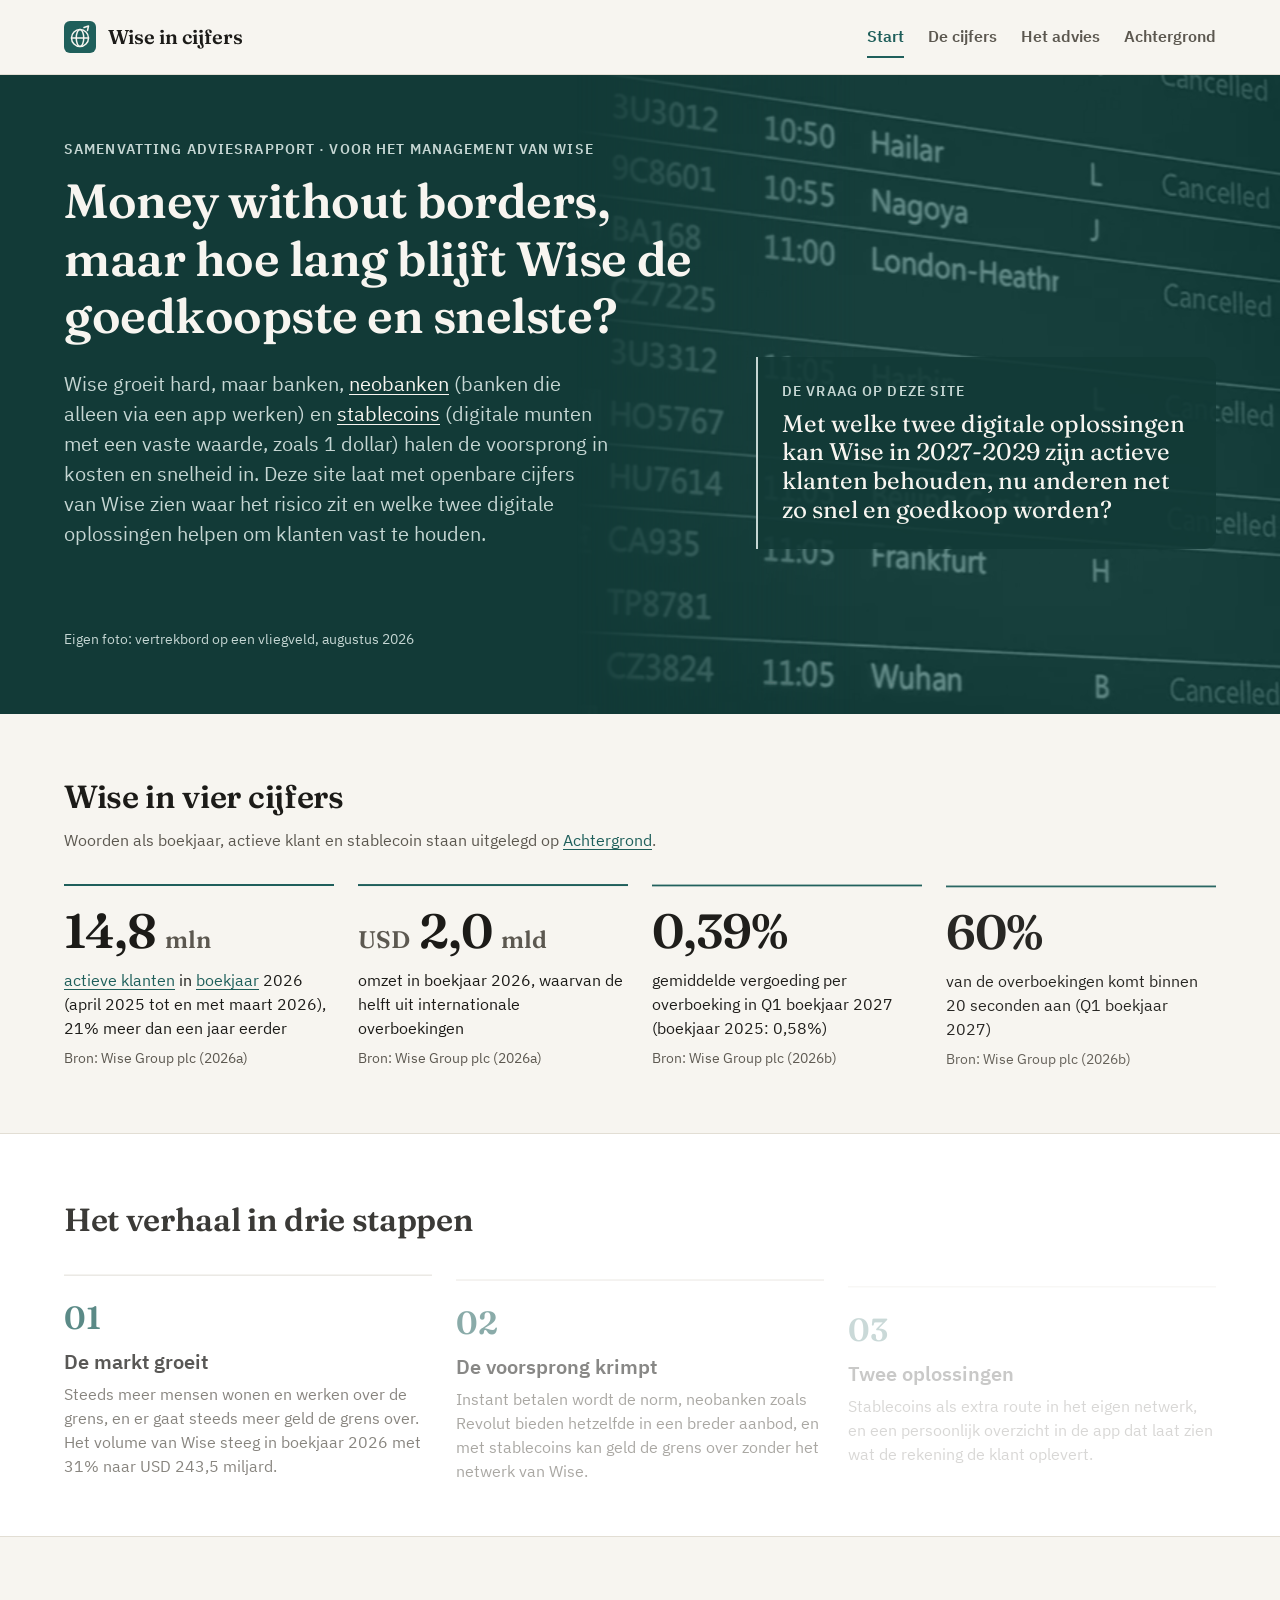
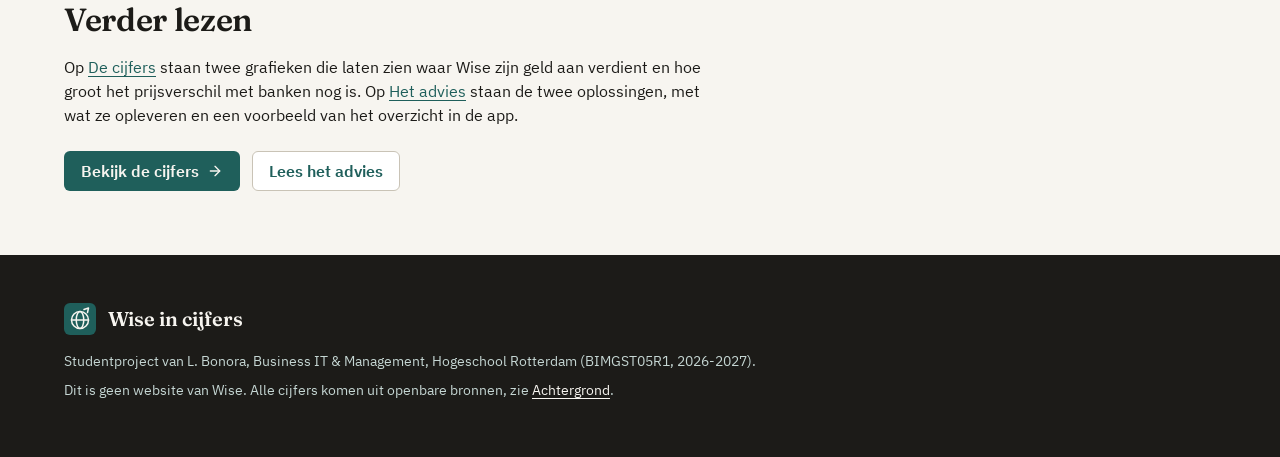
<file: index.html>
<!DOCTYPE html>
<html lang="nl">
<head>
  <meta charset="utf-8">
  <meta name="viewport" content="width=device-width, initial-scale=1">
  <title>Wise in cijfers | Hoe houdt Wise zijn klanten vast?</title>
  <meta name="description" content="Wat openbare cijfers zeggen over hoe Wise zijn klanten kan vasthouden in 2027-2029, nu anderen net zo snel en goedkoop worden.">
  <meta name="theme-color" content="#123a37">
  <link rel="icon" href="afbeeldingen/icoon.svg" type="image/svg+xml">
  <meta property="og:type" content="website">
  <meta property="og:site_name" content="Wise in cijfers">
  <meta property="og:locale" content="nl_NL">
  <meta property="og:title" content="Wise in cijfers: hoe houdt Wise zijn klanten vast?">
  <meta property="og:description" content="Twee grafieken en twee digitale oplossingen, op basis van openbare cijfers van Wise.">
  <meta property="og:image" content="afbeeldingen/og-image.png">
  <meta property="og:image:width" content="1200">
  <meta property="og:image:height" content="630">
  <meta property="og:image:alt" content="Wise in cijfers: Money without borders, maar hoe lang blijft Wise de goedkoopste en snelste?">
  <meta name="twitter:card" content="summary_large_image">
  <link rel="stylesheet" href="css/style.css?v=20261021b">
  <script>
    /* Alleen als animaties mogen: verberg de kop tot GSAP hem in beeld brengt (vangnet na 2 seconden) */
    if (!window.matchMedia("(prefers-reduced-motion: reduce)").matches) {
      document.documentElement.classList.add("anim");
      setTimeout(function () { document.documentElement.classList.remove("anim"); }, 2000);
    }
  </script>
</head>
<body>
  <a class="skip-link" href="#inhoud">Naar de inhoud</a>

  <header class="site-header">
    <div class="container">
      <a class="brand" href="index.html"><img src="afbeeldingen/icoon.svg" alt="" width="32" height="32">Wise in cijfers</a>
      <nav aria-label="Hoofdmenu">
        <ul class="nav">
          <li><a href="index.html" aria-current="page">Start</a></li>
          <li><a href="cijfers.html">De cijfers</a></li>
          <li><a href="advies.html">Het advies</a></li>
          <li><a href="achtergrond.html">Achtergrond</a></li>
        </ul>
      </nav>
    </div>
  </header>

  <main id="inhoud">
    <section class="band-accent page-hero has-photo" aria-labelledby="titel">
      <div class="hero-media">
        <img src="afbeeldingen/fotos/foto-vertrekbord-1600.webp"
             srcset="afbeeldingen/fotos/foto-vertrekbord-800.webp 800w, afbeeldingen/fotos/foto-vertrekbord-1600.webp 1600w"
             sizes="(max-width: 900px) 100vw, 55vw" width="1600" height="900" decoding="async" fetchpriority="high"
             style="--photo-pos: 60% center"
             alt="Vertrekbord op een vliegveld met vluchten naar onder meer Londen, Frankfurt en Nagoya">
      </div>
      <div class="container hero-grid">
        <div>
          <span class="eyebrow">Samenvatting adviesrapport &middot; voor het management van Wise</span>
          <h1 id="titel">Money without borders, maar hoe lang blijft Wise de goedkoopste en snelste?</h1>
          <p class="lead">Wise groeit hard, maar banken, <a href="achtergrond.html#neobank">neobanken</a> (banken die alleen via een app werken) en <a href="achtergrond.html#stablecoin">stablecoins</a> (digitale munten met een vaste waarde, zoals 1 dollar) halen de voorsprong in kosten en snelheid in. Deze site laat met openbare cijfers van Wise zien waar het risico zit en welke twee digitale oplossingen helpen om klanten vast te houden.</p>
        </div>
        <div class="question">
          <span class="eyebrow">De vraag op deze site</span>
          <p>Met welke twee digitale oplossingen kan Wise in 2027-2029 zijn actieve klanten behouden, nu anderen net zo snel en goedkoop worden?</p>
        </div>
        <p class="hero-credit">Eigen foto: vertrekbord op een vliegveld, augustus 2026</p>
      </div>
    </section>

    <section class="section" aria-labelledby="kerncijfers">
      <div class="container">
        <div class="section-head">
          <h2 id="kerncijfers">Wise in vier cijfers</h2>
          <p>Woorden als boekjaar, actieve klant en stablecoin staan uitgelegd op <a href="achtergrond.html#begrippen">Achtergrond</a>.</p>
        </div>
        <ul class="stats">
          <li>
            <span class="stat-value"><span class="count" data-value="18.9" data-decimals="1">18,9</span> <span class="unit">mln</span></span>
            <span class="stat-label"><a href="achtergrond.html#actieve-klant">actieve klanten</a> in <a href="achtergrond.html#boekjaar">boekjaar</a> 2026 (april 2025 tot en met maart 2026), 21% meer dan een jaar eerder</span>
            <span class="stat-src">Bron: Wise Group plc (2026a)</span>
          </li>
          <li>
            <span class="stat-value"><span class="unit">USD</span> <span class="count" data-value="2.5" data-decimals="1">2,5</span> <span class="unit">mld</span></span>
            <span class="stat-label">omzet in boekjaar 2026, waarvan de helft uit internationale overboekingen</span>
            <span class="stat-src">Bron: Wise Group plc (2026a)</span>
          </li>
          <li>
            <span class="stat-value"><span class="count" data-value="0.50" data-decimals="2">0,50</span>%</span>
            <span class="stat-label">gemiddelde vergoeding per overboeking in Q1 boekjaar 2027 (boekjaar 2025: 0,58%)</span>
            <span class="stat-src">Bron: Wise Group plc (2026b)</span>
          </li>
          <li>
            <span class="stat-value"><span class="count" data-value="77" data-decimals="0">77</span>%</span>
            <span class="stat-label">van de overboekingen komt binnen 20 seconden aan (Q1 boekjaar 2027)</span>
            <span class="stat-src">Bron: Wise Group plc (2026b)</span>
          </li>
        </ul>
      </div>
    </section>

    <section class="section band-surface" aria-labelledby="verhaal">
      <div class="container">
        <div class="section-head">
          <h2 id="verhaal">Het verhaal in drie stappen</h2>
        </div>
        <div class="grid-3">
          <div class="step">
            <span class="step-num" aria-hidden="true">01</span>
            <h3>De markt groeit</h3>
            <p>Steeds meer mensen wonen en werken over de grens, en er gaat steeds meer geld de grens over. Het volume van Wise steeg in boekjaar 2026 met 31% naar USD 243,5 miljard.</p>
          </div>
          <div class="step">
            <span class="step-num" aria-hidden="true">02</span>
            <h3>De voorsprong krimpt</h3>
            <p>Instant betalen wordt de norm, neobanken zoals Revolut bieden hetzelfde in een breder aanbod, en met stablecoins kan geld de grens over zonder het netwerk van Wise.</p>
          </div>
          <div class="step">
            <span class="step-num" aria-hidden="true">03</span>
            <h3>Twee oplossingen</h3>
            <p>Stablecoins als extra route in het eigen netwerk, en een persoonlijk overzicht in de app dat laat zien wat de rekening de klant oplevert.</p>
          </div>
        </div>
      </div>
    </section>

    <section class="section" aria-labelledby="verder">
      <div class="container">
        <h2 id="verder">Verder lezen</h2>
        <p>Op <a href="cijfers.html">De cijfers</a> staan twee grafieken die laten zien waar Wise zijn geld aan verdient en hoe groot het prijsverschil met banken nog is. Op <a href="advies.html">Het advies</a> staan de twee oplossingen, met wat ze opleveren en een voorbeeld van het overzicht in de app.</p>
        <div class="actions">
          <a class="btn btn-primary" href="cijfers.html">Bekijk de cijfers <svg class="icon" aria-hidden="true" viewBox="0 0 24 24" fill="none" stroke="currentColor" stroke-width="2" stroke-linecap="round" stroke-linejoin="round"><path d="M5 12h14"/><path d="m12 5 7 7-7 7"/></svg></a>
          <a class="btn btn-secondary" href="advies.html">Lees het advies</a>
        </div>
      </div>
    </section>
  </main>

  <footer class="site-footer">
    <div class="container">
      <a class="brand" href="index.html"><img src="afbeeldingen/icoon.svg" alt="" width="32" height="32">Wise in cijfers</a>
      <p>Studentproject van L. Bonora, Business IT &amp; Management, Hogeschool Rotterdam (BIMGST05R1, 2026-2027).</p>
      <p>Dit is geen website van Wise. Alle cijfers komen uit openbare bronnen, zie <a href="achtergrond.html#bronnen">Achtergrond</a>.</p>
    </div>
  </footer>
  <script src="js/vendor/gsap.min.js"></script>
  <script src="js/vendor/ScrollTrigger.min.js"></script>
  <script src="js/animaties.js?v=20261021b"></script>
</body>
</html>
</file>
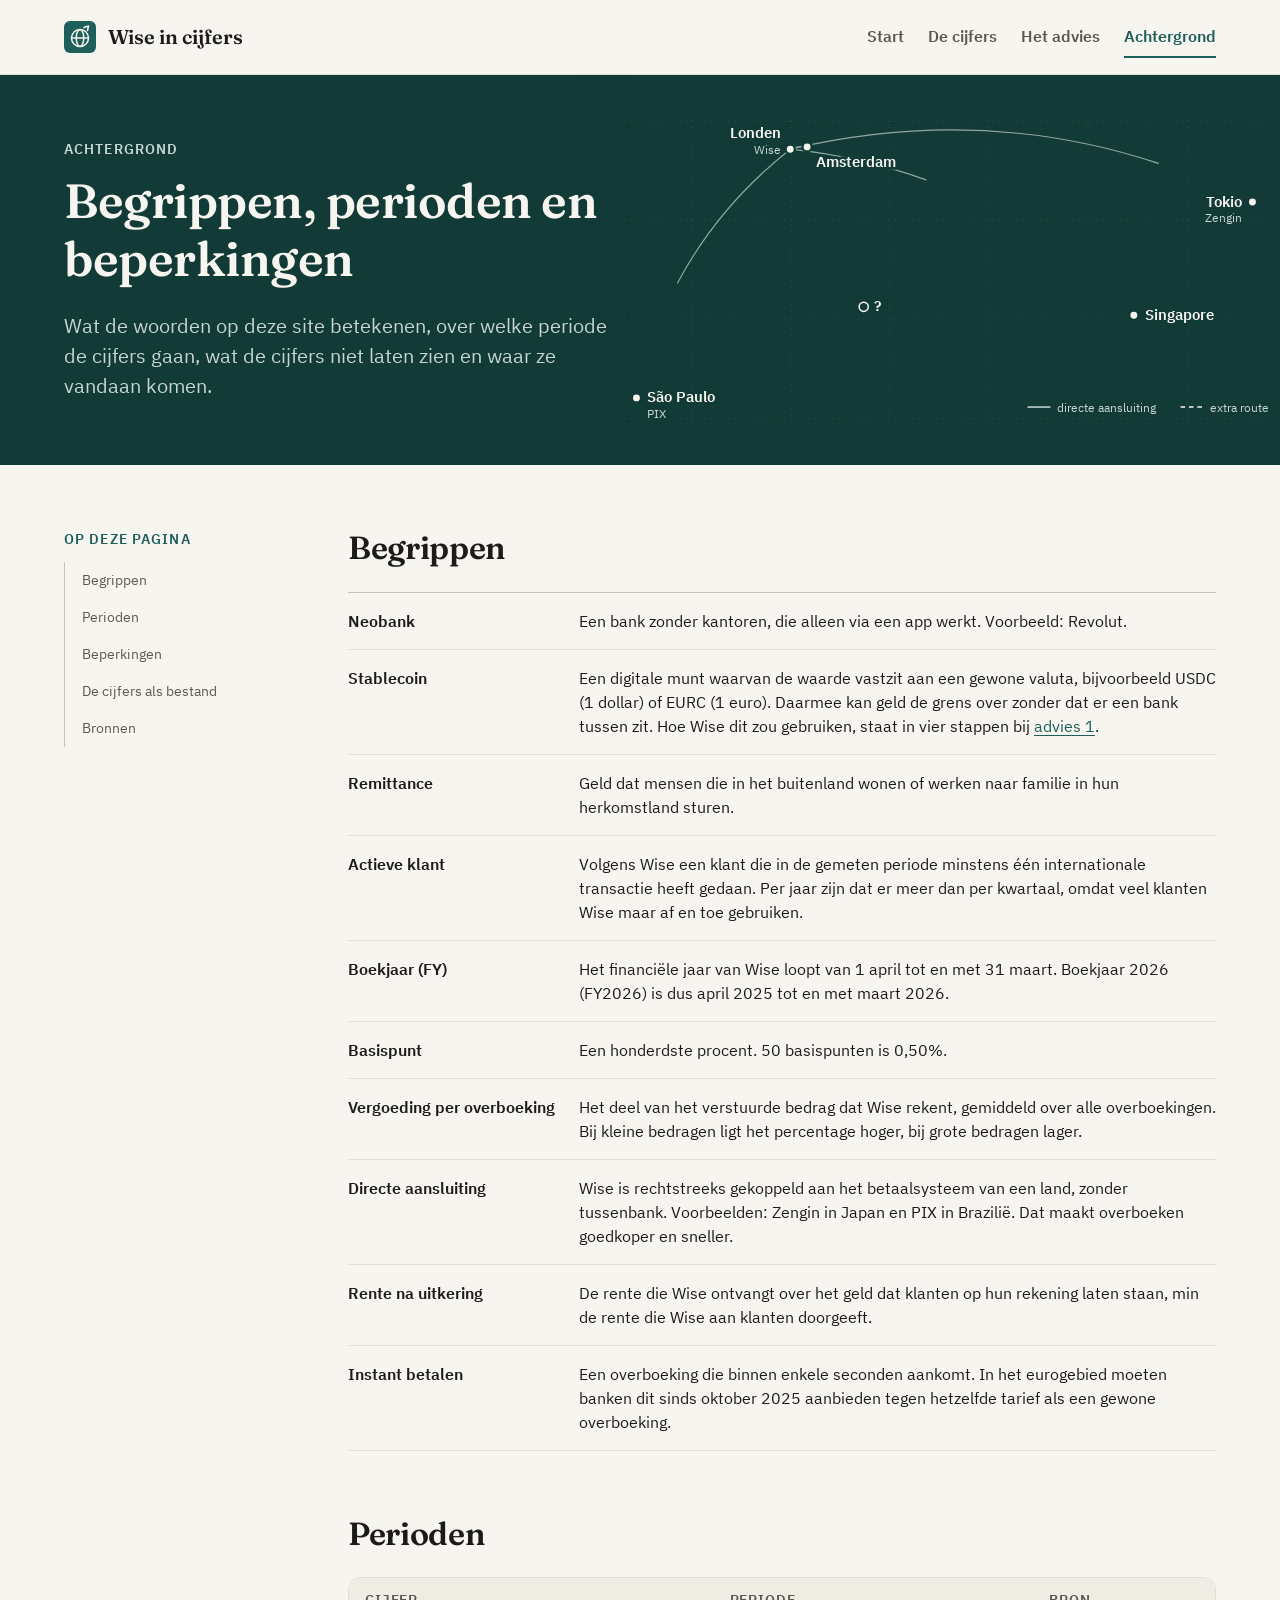
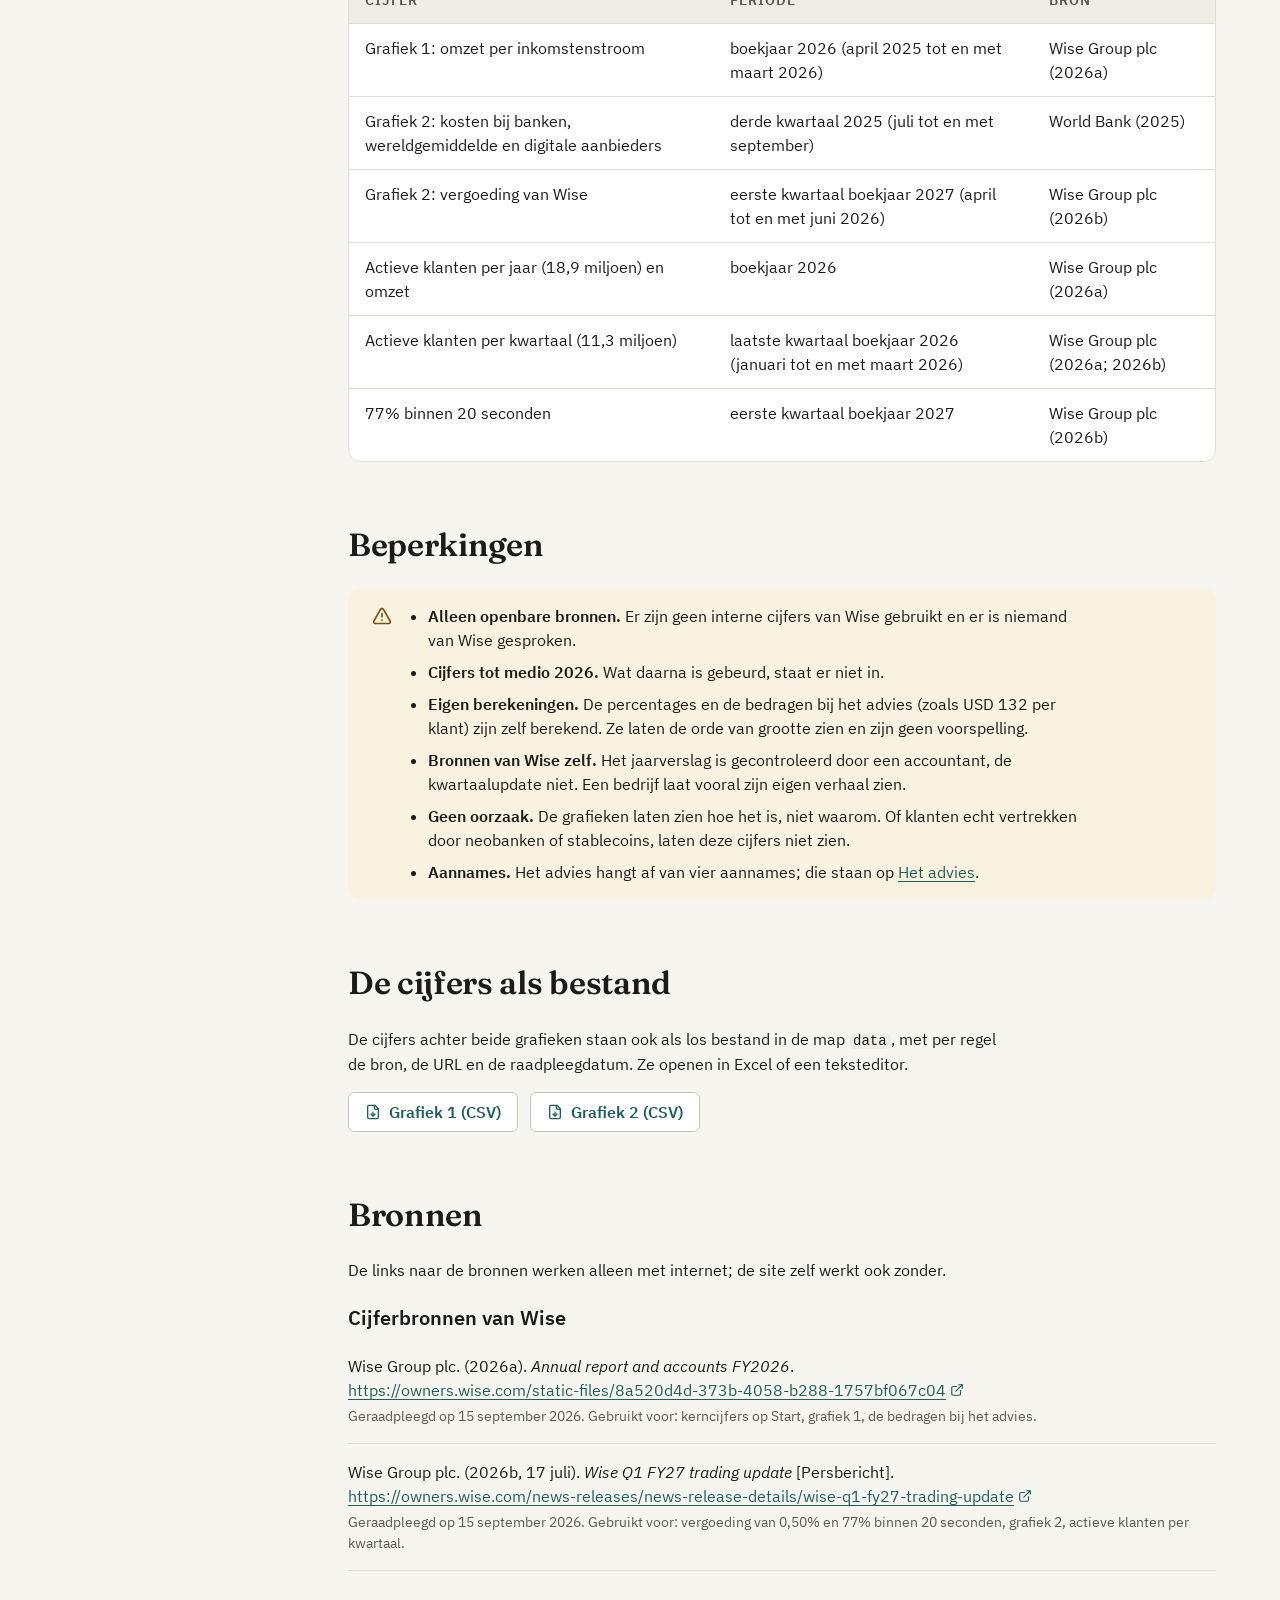
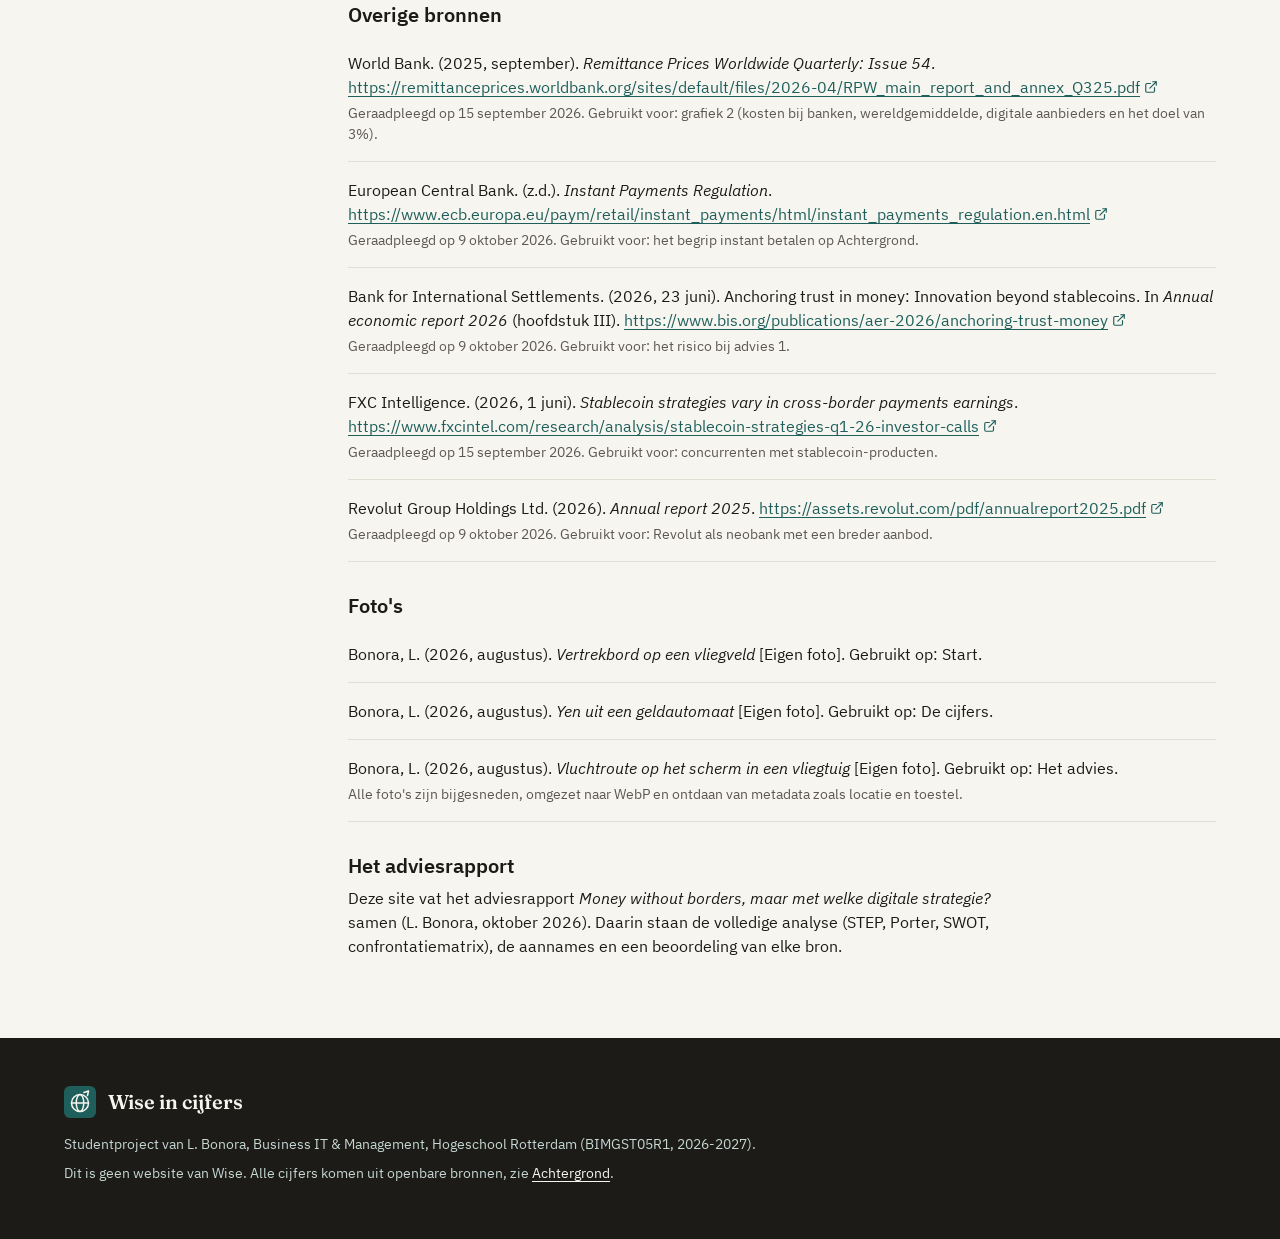
<file: achtergrond.html>
<!DOCTYPE html>
<html lang="nl">
<head>
  <meta charset="utf-8">
  <meta name="viewport" content="width=device-width, initial-scale=1">
  <title>Achtergrond | Wise in cijfers</title>
  <meta name="description" content="Begrippen, perioden, beperkingen en bronnen achter de cijfers op deze site.">
  <meta name="theme-color" content="#123a37">
  <link rel="icon" href="afbeeldingen/icoon.svg" type="image/svg+xml">
  <meta property="og:type" content="website">
  <meta property="og:site_name" content="Wise in cijfers">
  <meta property="og:locale" content="nl_NL">
  <meta property="og:title" content="Achtergrond | Wise in cijfers">
  <meta property="og:description" content="Wat de begrippen betekenen, over welke periode de cijfers gaan en waar ze vandaan komen.">
  <meta property="og:image" content="afbeeldingen/og-image.png">
  <meta property="og:image:width" content="1200">
  <meta property="og:image:height" content="630">
  <meta property="og:image:alt" content="Wise in cijfers: Money without borders, maar hoe lang blijft Wise de goedkoopste en snelste?">
  <meta name="twitter:card" content="summary_large_image">
  <link rel="stylesheet" href="css/style.css?v=20261021b">
  <script>
    /* Alleen als animaties mogen: verberg de kop tot GSAP hem in beeld brengt (vangnet na 2 seconden) */
    if (!window.matchMedia("(prefers-reduced-motion: reduce)").matches) {
      document.documentElement.classList.add("anim");
      setTimeout(function () { document.documentElement.classList.remove("anim"); }, 2000);
    }
  </script>
</head>
<body>
  <a class="skip-link" href="#inhoud">Naar de inhoud</a>

  <header class="site-header">
    <div class="container">
      <a class="brand" href="index.html"><img src="afbeeldingen/icoon.svg" alt="" width="32" height="32">Wise in cijfers</a>
      <nav aria-label="Hoofdmenu">
        <ul class="nav">
          <li><a href="index.html">Start</a></li>
          <li><a href="cijfers.html">De cijfers</a></li>
          <li><a href="advies.html">Het advies</a></li>
          <li><a href="achtergrond.html" aria-current="page">Achtergrond</a></li>
        </ul>
      </nav>
    </div>
  </header>

  <main id="inhoud">
    <section class="band-accent page-hero has-photo has-pattern" aria-labelledby="titel">
      <div class="hero-media">
        <!-- Eigen getekende routekaart: echte steden op een platte wereldkaart (inline, zodat GSAP de lijnen kan tekenen) -->
        <svg class="route-pattern route-map" viewBox="0 0 920 406" preserveAspectRatio="xMidYMid meet" aria-hidden="true" focusable="false">
          <g class="grid">
            <line x1="0" y1="397" x2="920" y2="397"/>
            <line x1="0" y1="268" x2="920" y2="268"/>
            <line x1="0" y1="138" x2="920" y2="138"/>
            <line x1="0" y1="9" x2="920" y2="9"/>
            <line x1="22" y1="0" x2="22" y2="406"/>
            <line x1="151" y1="0" x2="151" y2="406"/>
            <line x1="281" y1="0" x2="281" y2="406"/>
            <line x1="410" y1="0" x2="410" y2="406"/>
            <line x1="540" y1="0" x2="540" y2="406"/>
            <line x1="669" y1="0" x2="669" y2="406"/>
            <line x1="799" y1="0" x2="799" y2="406"/>
          </g>
          <g class="routes">
            <path class="route" d="M302 42 Q290 40 280 45"/>
            <path class="route" d="M280 45 Q594 -29 884 114"/>
            <path class="route" d="M280 45 Q121 171 79 370"/>
            <path class="route" d="M280 45 Q544 73 729 262"/>
            <path class="route-extra" d="M280 45 Q353 136 376 251"/>
          </g>
          <g class="flows">
            <path class="route-flow" d="M280 45 Q594 -29 884 114"/>
            <path class="route-flow" d="M280 45 Q121 171 79 370"/>
          </g>
          <g class="stops">
            <circle class="stop" cx="280" cy="45" r="6"/>
            <circle class="stop" cx="302" cy="42" r="6"/>
            <circle class="stop" cx="884" cy="114" r="6"/>
            <circle class="stop" cx="79" cy="370" r="6"/>
            <circle class="stop" cx="729" cy="262" r="6"/>
            <circle class="stop stop-unknown" cx="376" cy="251" r="6"/>
          </g>
          <g class="labels">
            <text class="label" x="268" y="31" text-anchor="end">Londen</text>
            <text class="label label-sub" x="268" y="51" text-anchor="end">Wise</text>
            <text class="label" x="314" y="68" text-anchor="start">Amsterdam</text>
            <text class="label" x="870" y="120" text-anchor="end">Tokio</text>
            <text class="label label-sub" x="870" y="140" text-anchor="end">Zengin</text>
            <text class="label" x="93" y="376" text-anchor="start">São Paulo</text>
            <text class="label label-sub" x="93" y="396" text-anchor="start">PIX</text>
            <text class="label" x="743" y="268" text-anchor="start">Singapore</text>
            <text class="label" x="390" y="257">?</text>
          </g>
          <g class="legend labels">
            <line class="legend-direct" x1="590" y1="382" x2="620" y2="382"/>
            <text class="label label-sub" x="628" y="388">directe aansluiting</text>
            <line class="legend-extra" x1="790" y1="382" x2="820" y2="382"/>
            <text class="label label-sub" x="828" y="388">extra route</text>
          </g>
        </svg>
      </div>
      <div class="container">
        <span class="eyebrow">Achtergrond</span>
        <h1 id="titel">Begrippen, perioden en beperkingen</h1>
        <p class="lead">Wat de woorden op deze site betekenen, over welke periode de cijfers gaan, wat de cijfers niet laten zien en waar ze vandaan komen.</p>
      </div>
    </section>

    <div class="section">
      <div class="container with-toc">
        <nav class="toc" aria-label="Op deze pagina">
          <span class="eyebrow">Op deze pagina</span>
          <ul>
            <li><a href="#begrippen">Begrippen</a></li>
            <li><a href="#perioden">Perioden</a></li>
            <li><a href="#beperkingen">Beperkingen</a></li>
            <li><a href="#data">De cijfers als bestand</a></li>
            <li><a href="#bronnen">Bronnen</a></li>
          </ul>
        </nav>

        <div>
          <section class="content-section" aria-labelledby="begrippen">
            <h2 id="begrippen">Begrippen</h2>
            <dl class="terms">
              <dt id="neobank">Neobank</dt>
              <dd>Een bank zonder kantoren, die alleen via een app werkt. Voorbeeld: Revolut.</dd>
              <dt id="stablecoin">Stablecoin</dt>
              <dd>Een digitale munt waarvan de waarde vastzit aan een gewone valuta, bijvoorbeeld USDC (1 dollar) of EURC (1 euro). Daarmee kan geld de grens over zonder dat er een bank tussen zit. Hoe Wise dit zou gebruiken, staat in vier stappen bij <a href="advies.html#advies-1">advies 1</a>.</dd>
              <dt id="remittance">Remittance</dt>
              <dd>Geld dat mensen die in het buitenland wonen of werken naar familie in hun herkomstland sturen.</dd>
              <dt id="actieve-klant">Actieve klant</dt>
              <dd>Volgens Wise een klant die in de gemeten periode minstens één internationale transactie heeft gedaan. Per jaar zijn dat er meer dan per kwartaal, omdat veel klanten Wise maar af en toe gebruiken.</dd>
              <dt id="boekjaar">Boekjaar (FY)</dt>
              <dd>Het financiële jaar van Wise loopt van 1 april tot en met 31 maart. Boekjaar 2026 (FY2026) is dus april 2025 tot en met maart 2026.</dd>
              <dt id="basispunt">Basispunt</dt>
              <dd>Een honderdste procent. 50 basispunten is 0,50%.</dd>
              <dt id="vergoeding">Vergoeding per overboeking</dt>
              <dd>Het deel van het verstuurde bedrag dat Wise rekent, gemiddeld over alle overboekingen. Bij kleine bedragen ligt het percentage hoger, bij grote bedragen lager.</dd>
              <dt id="directe-aansluiting">Directe aansluiting</dt>
              <dd>Wise is rechtstreeks gekoppeld aan het betaalsysteem van een land, zonder tussenbank. Voorbeelden: Zengin in Japan en PIX in Brazilië. Dat maakt overboeken goedkoper en sneller.</dd>
              <dt id="rente">Rente na uitkering</dt>
              <dd>De rente die Wise ontvangt over het geld dat klanten op hun rekening laten staan, min de rente die Wise aan klanten doorgeeft.</dd>
              <dt id="instant">Instant betalen</dt>
              <dd>Een overboeking die binnen enkele seconden aankomt. In het eurogebied moeten banken dit sinds oktober 2025 aanbieden tegen hetzelfde tarief als een gewone overboeking.</dd>
            </dl>
          </section>

          <section class="content-section" aria-labelledby="perioden">
            <h2 id="perioden">Perioden</h2>
            <div class="table-scroll">
              <table>
                <caption class="sr-only">Periode en bron per cijfer</caption>
                <thead><tr><th scope="col">Cijfer</th><th scope="col">Periode</th><th scope="col">Bron</th></tr></thead>
                <tbody>
                  <tr><td>Grafiek 1: omzet per inkomstenstroom</td><td>boekjaar 2026 (april 2025 tot en met maart 2026)</td><td>Wise Group plc (2026a)</td></tr>
                  <tr><td>Grafiek 2: kosten bij banken, wereldgemiddelde en digitale aanbieders</td><td>derde kwartaal 2025 (juli tot en met september)</td><td>World Bank (2025)</td></tr>
                  <tr><td>Grafiek 2: vergoeding van Wise</td><td>eerste kwartaal boekjaar 2027 (april tot en met juni 2026)</td><td>Wise Group plc (2026b)</td></tr>
                  <tr><td>Actieve klanten per jaar (18,9 miljoen) en omzet</td><td>boekjaar 2026</td><td>Wise Group plc (2026a)</td></tr>
                  <tr><td>Actieve klanten per kwartaal (11,3 miljoen)</td><td>laatste kwartaal boekjaar 2026 (januari tot en met maart 2026)</td><td>Wise Group plc (2026a; 2026b)</td></tr>
                  <tr><td>77% binnen 20 seconden</td><td>eerste kwartaal boekjaar 2027</td><td>Wise Group plc (2026b)</td></tr>
                </tbody>
              </table>
            </div>
          </section>

          <section class="content-section" aria-labelledby="beperkingen">
            <h2 id="beperkingen">Beperkingen</h2>
            <div class="callout callout-warning">
              <svg class="icon-lg" aria-hidden="true" viewBox="0 0 24 24" fill="none" stroke="currentColor" stroke-width="2" stroke-linecap="round" stroke-linejoin="round"><path d="m21.73 18-8-14a2 2 0 0 0-3.48 0l-8 14A2 2 0 0 0 4 21h16a2 2 0 0 0 1.73-3"/><path d="M12 9v4"/><path d="M12 17h.01"/></svg>
              <ul>
                <li><strong>Alleen openbare bronnen.</strong> Er zijn geen interne cijfers van Wise gebruikt en er is niemand van Wise gesproken.</li>
                <li><strong>Cijfers tot medio 2026.</strong> Wat daarna is gebeurd, staat er niet in.</li>
                <li><strong>Eigen berekeningen.</strong> De percentages en de bedragen bij het advies (zoals USD 132 per klant) zijn zelf berekend. Ze laten de orde van grootte zien en zijn geen voorspelling.</li>
                <li><strong>Bronnen van Wise zelf.</strong> Het jaarverslag is gecontroleerd door een accountant, de kwartaalupdate niet. Een bedrijf laat vooral zijn eigen verhaal zien.</li>
                <li><strong>Geen oorzaak.</strong> De grafieken laten zien hoe het is, niet waarom. Of klanten echt vertrekken door neobanken of stablecoins, laten deze cijfers niet zien.</li>
                <li><strong>Aannames.</strong> Het advies hangt af van vier aannames; die staan op <a href="advies.html#aannames">Het advies</a>.</li>
              </ul>
            </div>
          </section>

          <section class="content-section" aria-labelledby="data">
            <h2 id="data">De cijfers als bestand</h2>
            <p>De cijfers achter beide grafieken staan ook als los bestand in de map <code>data</code>, met per regel de bron, de URL en de raadpleegdatum. Ze openen in Excel of een teksteditor.</p>
            <ul class="file-links">
              <li><a class="btn btn-secondary" href="data/grafiek-1-omzet-per-inkomstenstroom.csv"><svg class="icon" aria-hidden="true" viewBox="0 0 24 24" fill="none" stroke="currentColor" stroke-width="2" stroke-linecap="round" stroke-linejoin="round"><path d="M15 2H6a2 2 0 0 0-2 2v16a2 2 0 0 0 2 2h12a2 2 0 0 0 2-2V7Z"/><path d="M14 2v4a2 2 0 0 0 2 2h4"/><path d="M12 18v-6"/><path d="m9 15 3 3 3-3"/></svg>Grafiek 1 (CSV)</a></li>
              <li><a class="btn btn-secondary" href="data/grafiek-2-kosten-overboeking.csv"><svg class="icon" aria-hidden="true" viewBox="0 0 24 24" fill="none" stroke="currentColor" stroke-width="2" stroke-linecap="round" stroke-linejoin="round"><path d="M15 2H6a2 2 0 0 0-2 2v16a2 2 0 0 0 2 2h12a2 2 0 0 0 2-2V7Z"/><path d="M14 2v4a2 2 0 0 0 2 2h4"/><path d="M12 18v-6"/><path d="m9 15 3 3 3-3"/></svg>Grafiek 2 (CSV)</a></li>
            </ul>
          </section>

          <section class="content-section" aria-labelledby="bronnen">
            <h2 id="bronnen">Bronnen</h2>
            <p>De links naar de bronnen werken alleen met internet; de site zelf werkt ook zonder.</p>

            <h3>Cijferbronnen van Wise</h3>
            <ul class="sources">
              <li>Wise Group plc. (2026a). <cite>Annual report and accounts FY2026</cite>. <a class="ext" href="https://owners.wise.com/static-files/8a520d4d-373b-4058-b288-1757bf067c04">https://owners.wise.com/static-files/8a520d4d-373b-4058-b288-1757bf067c04<svg class="icon" aria-hidden="true" viewBox="0 0 24 24" fill="none" stroke="currentColor" stroke-width="2" stroke-linecap="round" stroke-linejoin="round"><path d="M15 3h6v6"/><path d="M10 14 21 3"/><path d="M18 13v6a2 2 0 0 1-2 2H5a2 2 0 0 1-2-2V8a2 2 0 0 1 2-2h6"/></svg></a>
                <span class="meta">Geraadpleegd op 15 september 2026. Gebruikt voor: kerncijfers op Start, grafiek 1, de bedragen bij het advies.</span></li>
              <li>Wise Group plc. (2026b, 17 juli). <cite>Wise Q1 FY27 trading update</cite> [Persbericht]. <a class="ext" href="https://owners.wise.com/news-releases/news-release-details/wise-q1-fy27-trading-update">https://owners.wise.com/news-releases/news-release-details/wise-q1-fy27-trading-update<svg class="icon" aria-hidden="true" viewBox="0 0 24 24" fill="none" stroke="currentColor" stroke-width="2" stroke-linecap="round" stroke-linejoin="round"><path d="M15 3h6v6"/><path d="M10 14 21 3"/><path d="M18 13v6a2 2 0 0 1-2 2H5a2 2 0 0 1-2-2V8a2 2 0 0 1 2-2h6"/></svg></a>
                <span class="meta">Geraadpleegd op 15 september 2026. Gebruikt voor: vergoeding van 0,50% en 77% binnen 20 seconden, grafiek 2, actieve klanten per kwartaal.</span></li>
            </ul>

            <h3>Overige bronnen</h3>
            <ul class="sources">
              <li>World Bank. (2025, september). <cite>Remittance Prices Worldwide Quarterly: Issue 54</cite>. <a class="ext" href="https://remittanceprices.worldbank.org/sites/default/files/2026-04/RPW_main_report_and_annex_Q325.pdf">https://remittanceprices.worldbank.org/sites/default/files/2026-04/RPW_main_report_and_annex_Q325.pdf<svg class="icon" aria-hidden="true" viewBox="0 0 24 24" fill="none" stroke="currentColor" stroke-width="2" stroke-linecap="round" stroke-linejoin="round"><path d="M15 3h6v6"/><path d="M10 14 21 3"/><path d="M18 13v6a2 2 0 0 1-2 2H5a2 2 0 0 1-2-2V8a2 2 0 0 1 2-2h6"/></svg></a>
                <span class="meta">Geraadpleegd op 15 september 2026. Gebruikt voor: grafiek 2 (kosten bij banken, wereldgemiddelde, digitale aanbieders en het doel van 3%).</span></li>
              <li>European Central Bank. (z.d.). <cite>Instant Payments Regulation</cite>. <a class="ext" href="https://www.ecb.europa.eu/paym/retail/instant_payments/html/instant_payments_regulation.en.html">https://www.ecb.europa.eu/paym/retail/instant_payments/html/instant_payments_regulation.en.html<svg class="icon" aria-hidden="true" viewBox="0 0 24 24" fill="none" stroke="currentColor" stroke-width="2" stroke-linecap="round" stroke-linejoin="round"><path d="M15 3h6v6"/><path d="M10 14 21 3"/><path d="M18 13v6a2 2 0 0 1-2 2H5a2 2 0 0 1-2-2V8a2 2 0 0 1 2-2h6"/></svg></a>
                <span class="meta">Geraadpleegd op 9 oktober 2026. Gebruikt voor: het begrip instant betalen op Achtergrond.</span></li>
              <li>Bank for International Settlements. (2026, 23 juni). Anchoring trust in money: Innovation beyond stablecoins. In <cite>Annual economic report 2026</cite> (hoofdstuk III). <a class="ext" href="https://www.bis.org/publications/aer-2026/anchoring-trust-money">https://www.bis.org/publications/aer-2026/anchoring-trust-money<svg class="icon" aria-hidden="true" viewBox="0 0 24 24" fill="none" stroke="currentColor" stroke-width="2" stroke-linecap="round" stroke-linejoin="round"><path d="M15 3h6v6"/><path d="M10 14 21 3"/><path d="M18 13v6a2 2 0 0 1-2 2H5a2 2 0 0 1-2-2V8a2 2 0 0 1 2-2h6"/></svg></a>
                <span class="meta">Geraadpleegd op 9 oktober 2026. Gebruikt voor: het risico bij advies 1.</span></li>
              <li>FXC Intelligence. (2026, 1 juni). <cite>Stablecoin strategies vary in cross-border payments earnings</cite>. <a class="ext" href="https://www.fxcintel.com/research/analysis/stablecoin-strategies-q1-26-investor-calls">https://www.fxcintel.com/research/analysis/stablecoin-strategies-q1-26-investor-calls<svg class="icon" aria-hidden="true" viewBox="0 0 24 24" fill="none" stroke="currentColor" stroke-width="2" stroke-linecap="round" stroke-linejoin="round"><path d="M15 3h6v6"/><path d="M10 14 21 3"/><path d="M18 13v6a2 2 0 0 1-2 2H5a2 2 0 0 1-2-2V8a2 2 0 0 1 2-2h6"/></svg></a>
                <span class="meta">Geraadpleegd op 15 september 2026. Gebruikt voor: concurrenten met stablecoin-producten.</span></li>
              <li>Revolut Group Holdings Ltd. (2026). <cite>Annual report 2025</cite>. <a class="ext" href="https://assets.revolut.com/pdf/annualreport2025.pdf">https://assets.revolut.com/pdf/annualreport2025.pdf<svg class="icon" aria-hidden="true" viewBox="0 0 24 24" fill="none" stroke="currentColor" stroke-width="2" stroke-linecap="round" stroke-linejoin="round"><path d="M15 3h6v6"/><path d="M10 14 21 3"/><path d="M18 13v6a2 2 0 0 1-2 2H5a2 2 0 0 1-2-2V8a2 2 0 0 1 2-2h6"/></svg></a>
                <span class="meta">Geraadpleegd op 9 oktober 2026. Gebruikt voor: Revolut als neobank met een breder aanbod.</span></li>
            </ul>

            <h3>Foto's</h3>
            <ul class="sources">
              <li>Bonora, L. (2026, augustus). <cite>Vertrekbord op een vliegveld</cite> [Eigen foto]. Gebruikt op: Start.</li>
              <li>Bonora, L. (2026, augustus). <cite>Yen uit een geldautomaat</cite> [Eigen foto]. Gebruikt op: De cijfers.</li>
              <li>Bonora, L. (2026, augustus). <cite>Vluchtroute op het scherm in een vliegtuig</cite> [Eigen foto]. Gebruikt op: Het advies.
                <span class="meta">Alle foto's zijn bijgesneden, omgezet naar WebP en ontdaan van metadata zoals locatie en toestel.</span></li>
            </ul>

            <h3>Het adviesrapport</h3>
            <p>Deze site vat het adviesrapport <cite>Money without borders, maar met welke digitale strategie?</cite> samen (L. Bonora, oktober 2026). Daarin staan de volledige analyse (STEP, Porter, SWOT, confrontatiematrix), de aannames en een beoordeling van elke bron.</p>
          </section>
        </div>
      </div>
    </div>
  </main>

  <footer class="site-footer">
    <div class="container">
      <a class="brand" href="index.html"><img src="afbeeldingen/icoon.svg" alt="" width="32" height="32">Wise in cijfers</a>
      <p>Studentproject van L. Bonora, Business IT &amp; Management, Hogeschool Rotterdam (BIMGST05R1, 2026-2027).</p>
      <p>Dit is geen website van Wise. Alle cijfers komen uit openbare bronnen, zie <a href="achtergrond.html#bronnen">Achtergrond</a>.</p>
    </div>
  </footer>
  <script src="js/vendor/gsap.min.js"></script>
  <script src="js/vendor/ScrollTrigger.min.js"></script>
  <script src="js/animaties.js?v=20261021b"></script>
</body>
</html>
</file>
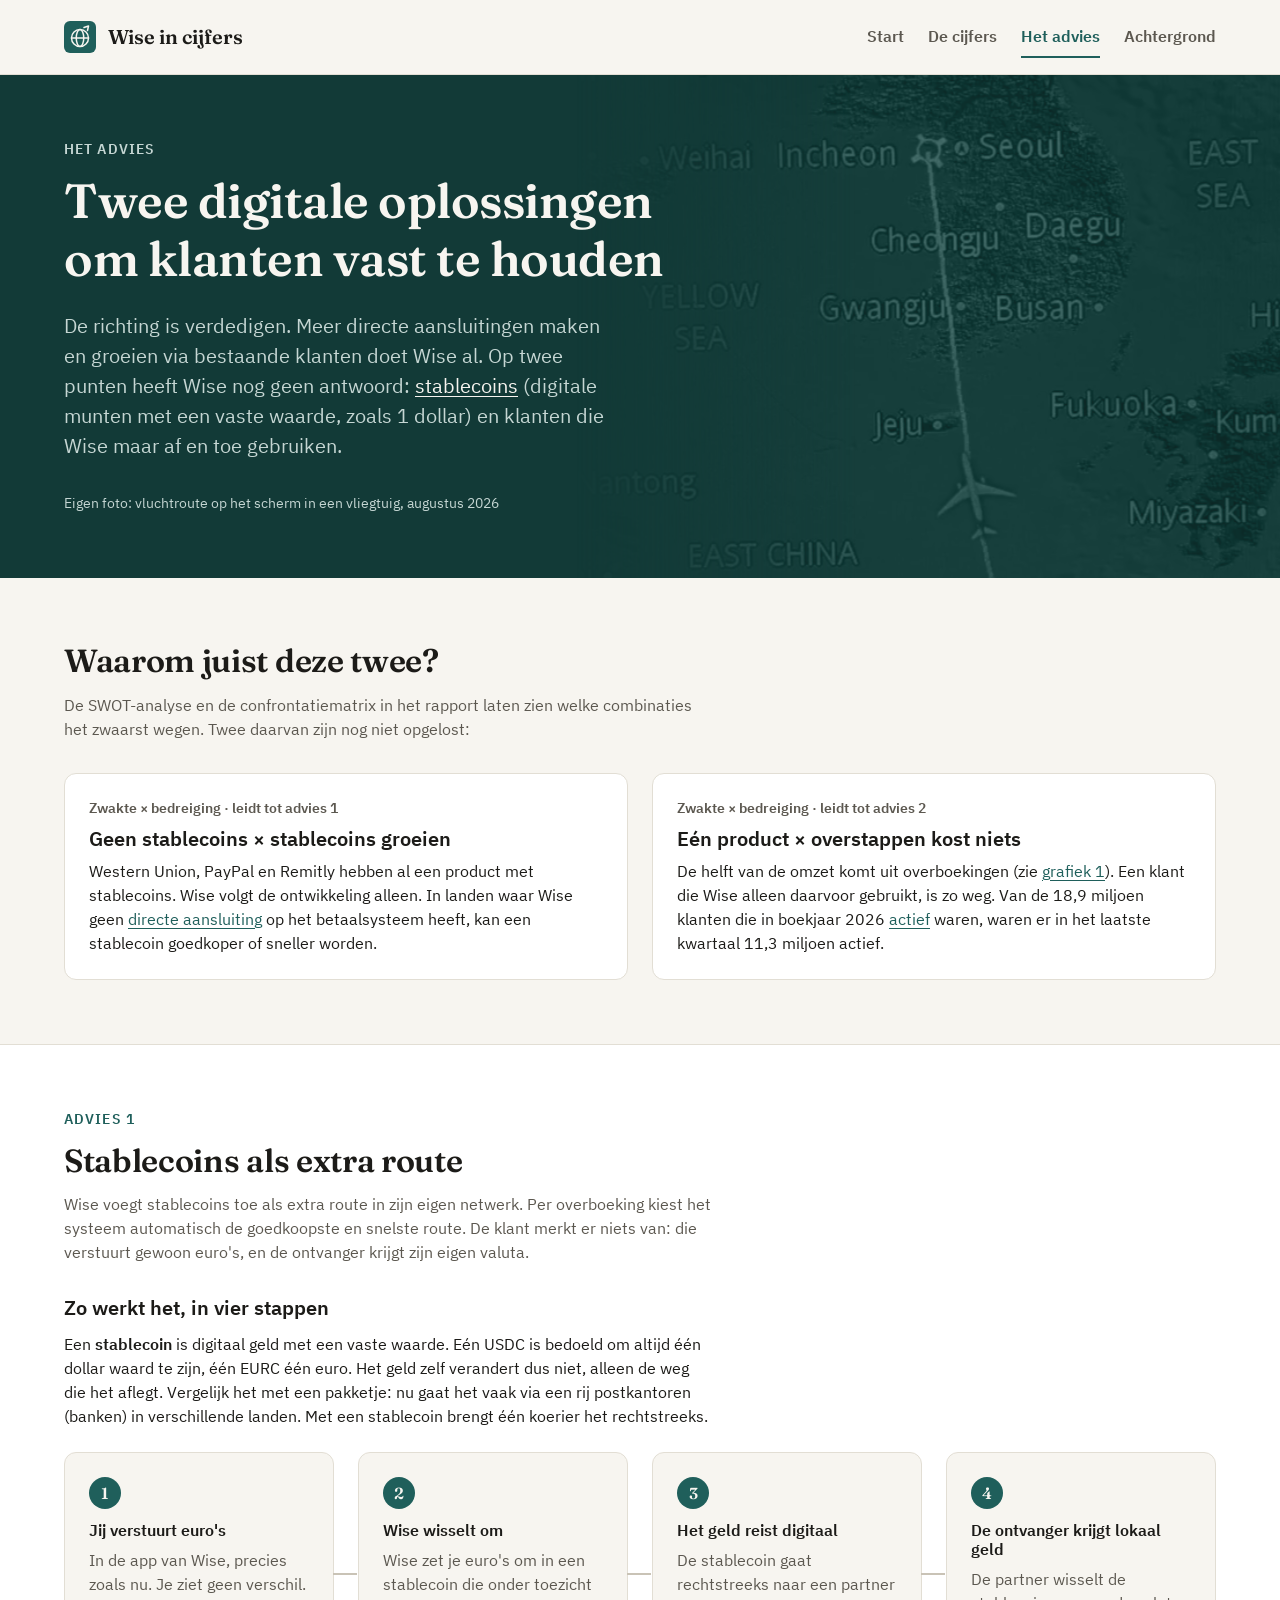
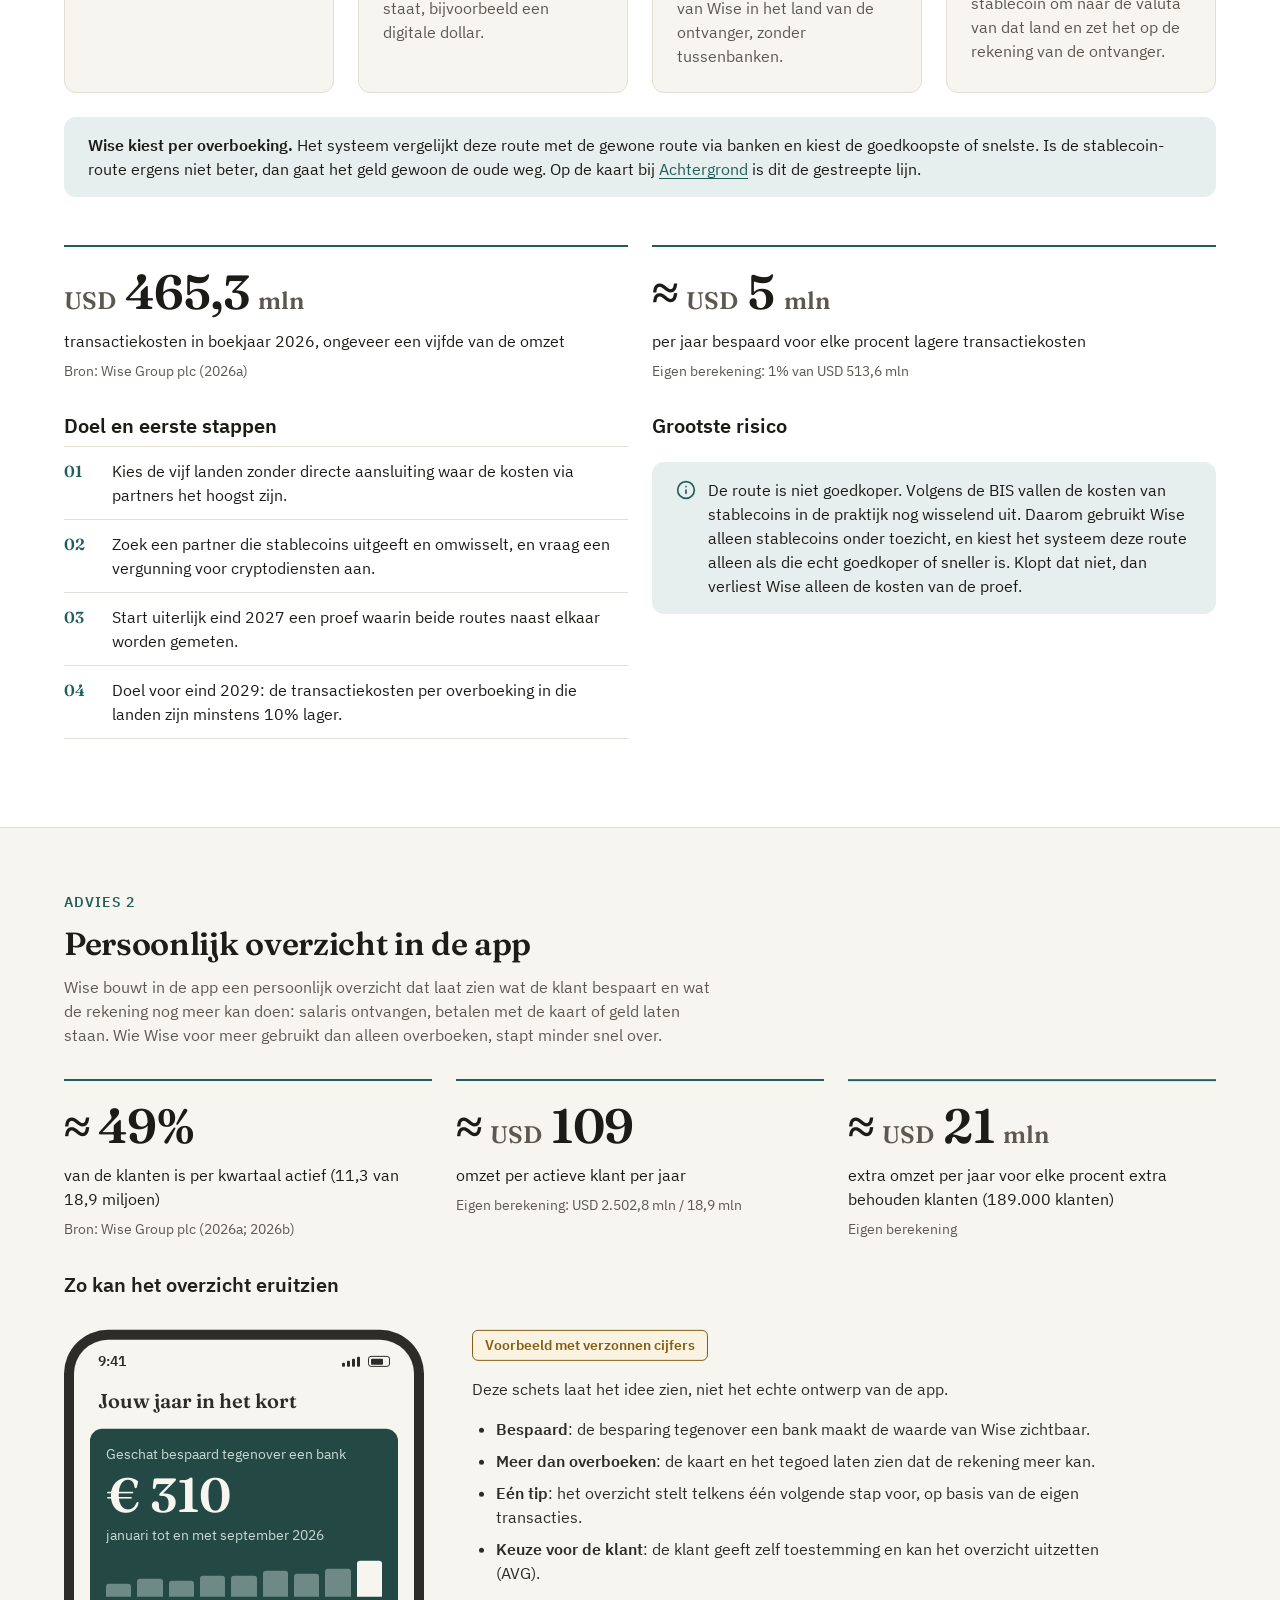
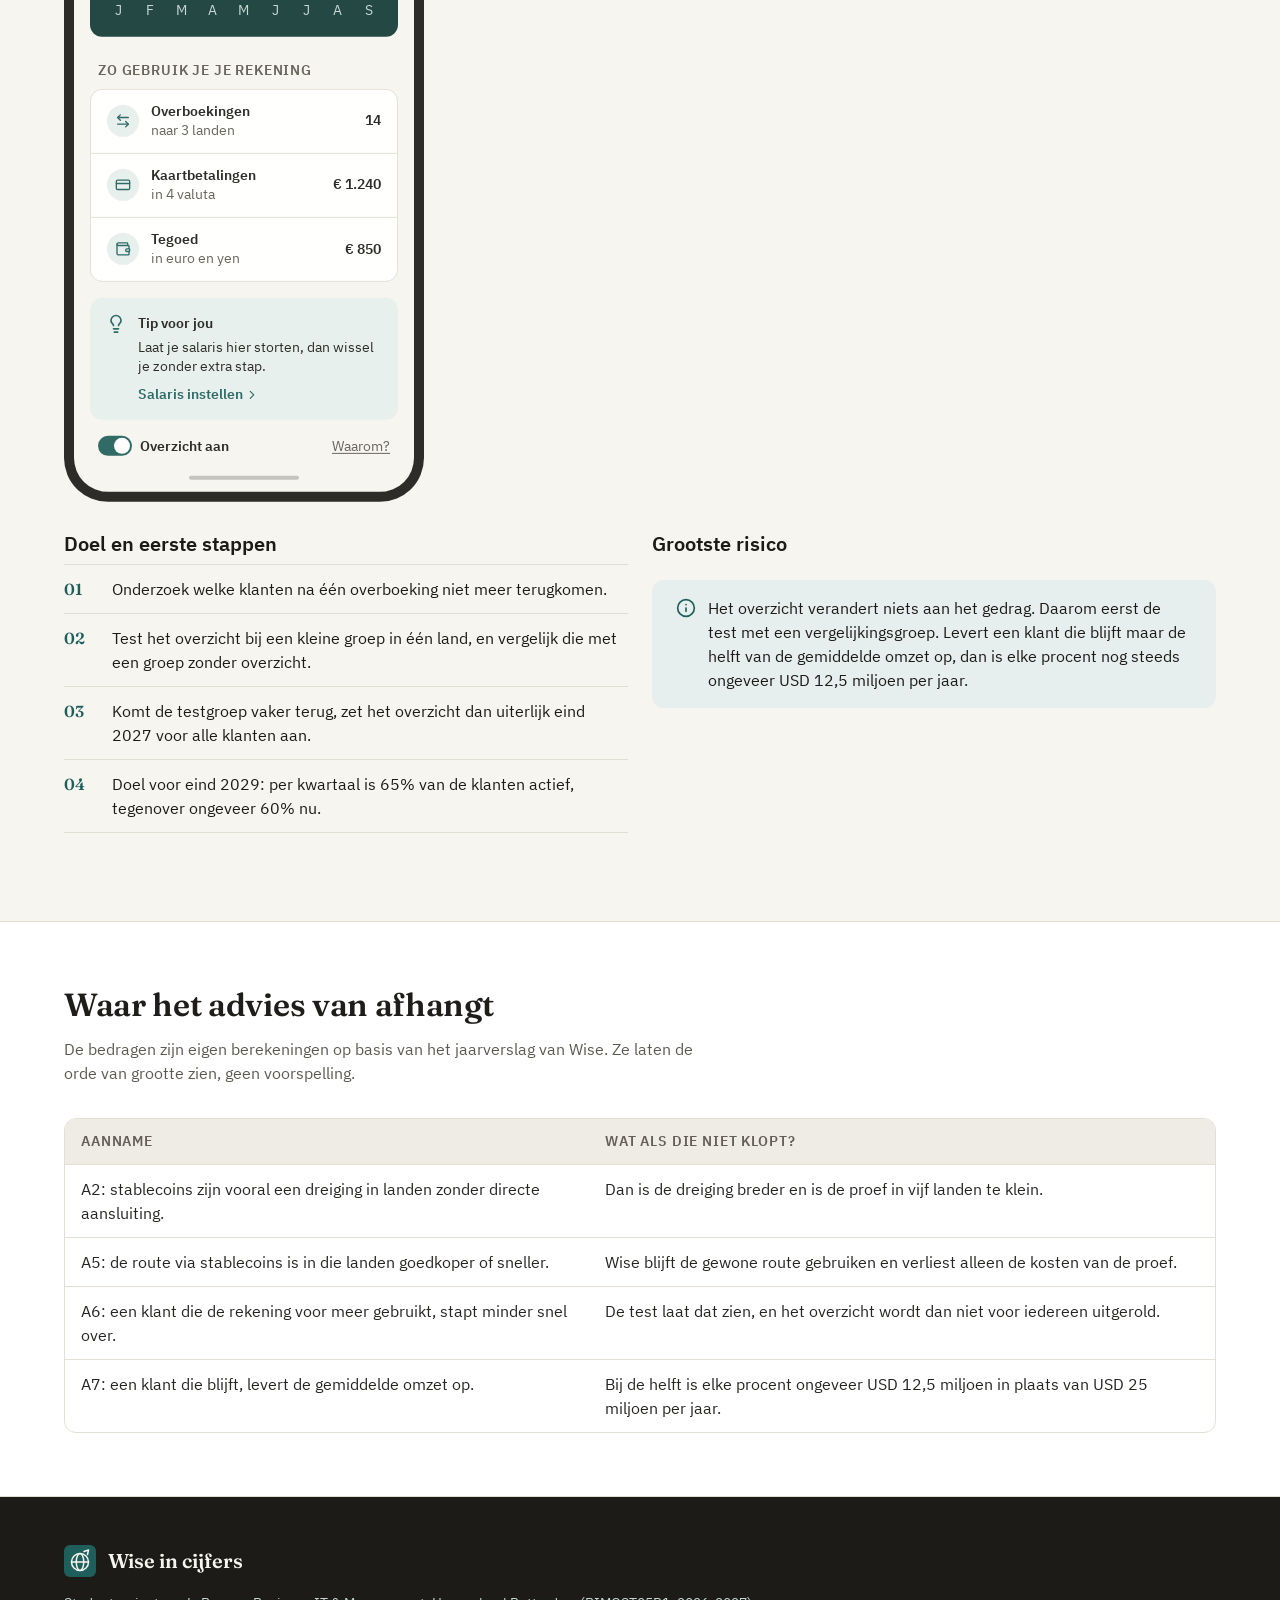
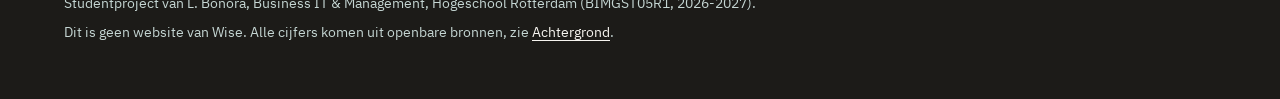
<file: advies.html>
<!DOCTYPE html>
<html lang="nl">
<head>
  <meta charset="utf-8">
  <meta name="viewport" content="width=device-width, initial-scale=1">
  <title>Het advies | Wise in cijfers</title>
  <meta name="description" content="Twee digitale oplossingen waarmee Wise in 2027-2029 zijn actieve klanten kan behouden: stablecoins als extra route en een persoonlijk overzicht in de app.">
  <meta name="theme-color" content="#123a37">
  <link rel="icon" href="afbeeldingen/icoon.svg" type="image/svg+xml">
  <meta property="og:type" content="website">
  <meta property="og:site_name" content="Wise in cijfers">
  <meta property="og:locale" content="nl_NL">
  <meta property="og:title" content="Het advies | Wise in cijfers">
  <meta property="og:description" content="Twee digitale oplossingen om klanten vast te houden, met wat ze opleveren en waar ze van afhangen.">
  <meta property="og:image" content="afbeeldingen/og-image.png">
  <meta property="og:image:width" content="1200">
  <meta property="og:image:height" content="630">
  <meta property="og:image:alt" content="Wise in cijfers: Money without borders, maar hoe lang blijft Wise de goedkoopste en snelste?">
  <meta name="twitter:card" content="summary_large_image">
  <link rel="stylesheet" href="css/style.css?v=20261021b">
  <script>
    /* Alleen als animaties mogen: verberg de kop tot GSAP hem in beeld brengt (vangnet na 2 seconden) */
    if (!window.matchMedia("(prefers-reduced-motion: reduce)").matches) {
      document.documentElement.classList.add("anim");
      setTimeout(function () { document.documentElement.classList.remove("anim"); }, 2000);
    }
  </script>
</head>
<body>
  <a class="skip-link" href="#inhoud">Naar de inhoud</a>

  <header class="site-header">
    <div class="container">
      <a class="brand" href="index.html"><img src="afbeeldingen/icoon.svg" alt="" width="32" height="32">Wise in cijfers</a>
      <nav aria-label="Hoofdmenu">
        <ul class="nav">
          <li><a href="index.html">Start</a></li>
          <li><a href="cijfers.html">De cijfers</a></li>
          <li><a href="advies.html" aria-current="page">Het advies</a></li>
          <li><a href="achtergrond.html">Achtergrond</a></li>
        </ul>
      </nav>
    </div>
  </header>

  <main id="inhoud">
    <section class="band-accent page-hero has-photo" aria-labelledby="titel">
      <div class="hero-media">
        <img src="afbeeldingen/fotos/foto-vluchtroute-1600.webp"
             srcset="afbeeldingen/fotos/foto-vluchtroute-800.webp 800w, afbeeldingen/fotos/foto-vluchtroute-1600.webp 1600w"
             sizes="(max-width: 900px) 100vw, 55vw" width="1600" height="900" decoding="async" fetchpriority="high"
             style="--photo-pos: 40% center"
             alt="Vluchtkaart in een vliegtuig met de route langs Seoul en Jeju">
      </div>
      <div class="container">
        <span class="eyebrow">Het advies</span>
        <h1 id="titel">Twee digitale oplossingen om klanten vast te houden</h1>
        <p class="lead">De richting is verdedigen. Meer directe aansluitingen maken en groeien via bestaande klanten doet Wise al. Op twee punten heeft Wise nog geen antwoord: <a href="achtergrond.html#stablecoin">stablecoins</a> (digitale munten met een vaste waarde, zoals 1 dollar) en klanten die Wise maar af en toe gebruiken.</p>
        <p class="hero-credit">Eigen foto: vluchtroute op het scherm in een vliegtuig, augustus 2026</p>
      </div>
    </section>

    <section class="section" aria-labelledby="waarom">
      <div class="container">
        <div class="section-head">
          <h2 id="waarom">Waarom juist deze twee?</h2>
          <p>De SWOT-analyse en de confrontatiematrix in het rapport laten zien welke combinaties het zwaarst wegen. Twee daarvan zijn nog niet opgelost:</p>
        </div>
        <div class="grid-2">
          <div class="card">
            <span class="card-label">Zwakte &times; bedreiging &middot; leidt tot advies 1</span>
            <h3>Geen stablecoins &times; stablecoins groeien</h3>
            <p>Western Union, PayPal en Remitly hebben al een product met stablecoins. Wise volgt de ontwikkeling alleen. In landen waar Wise geen <a href="achtergrond.html#directe-aansluiting">directe aansluiting</a> op het betaalsysteem heeft, kan een stablecoin goedkoper of sneller worden.</p>
          </div>
          <div class="card">
            <span class="card-label">Zwakte &times; bedreiging &middot; leidt tot advies 2</span>
            <h3>Eén product &times; overstappen kost niets</h3>
            <p>De helft van de omzet komt uit overboekingen (zie <a href="cijfers.html#grafiek-1">grafiek 1</a>). Een klant die Wise alleen daarvoor gebruikt, is zo weg. Van de 18,9 miljoen klanten die in boekjaar 2026 <a href="achtergrond.html#actieve-klant">actief</a> waren, waren er in het laatste kwartaal 11,3 miljoen actief.</p>
          </div>
        </div>
      </div>
    </section>

    <section class="section band-surface" aria-labelledby="advies-1">
      <div class="container">
        <div class="section-head">
          <span class="eyebrow">Advies 1</span>
          <h2 id="advies-1">Stablecoins als extra route</h2>
          <p>Wise voegt stablecoins toe als extra route in zijn eigen netwerk. Per overboeking kiest het systeem automatisch de goedkoopste en snelste route. De klant merkt er niets van: die verstuurt gewoon euro's, en de ontvanger krijgt zijn eigen valuta.</p>
        </div>

        <div class="howto">
          <h3>Zo werkt het, in vier stappen</h3>
          <p class="howto-intro">Een <strong>stablecoin</strong> is digitaal geld met een vaste waarde. Eén USDC is bedoeld om altijd één dollar waard te zijn, één EURC één euro. Het geld zelf verandert dus niet, alleen de weg die het aflegt. Vergelijk het met een pakketje: nu gaat het vaak via een rij postkantoren (banken) in verschillende landen. Met een stablecoin brengt één koerier het rechtstreeks.</p>
          <ol class="flow">
            <li>
              <span class="flow-num" aria-hidden="true">1</span>
              <h4>Jij verstuurt euro's</h4>
              <p>In de app van Wise, precies zoals nu. Je ziet geen verschil.</p>
            </li>
            <li>
              <span class="flow-num" aria-hidden="true">2</span>
              <h4>Wise wisselt om</h4>
              <p>Wise zet je euro's om in een stablecoin die onder toezicht staat, bijvoorbeeld een digitale dollar.</p>
            </li>
            <li>
              <span class="flow-num" aria-hidden="true">3</span>
              <h4>Het geld reist digitaal</h4>
              <p>De stablecoin gaat rechtstreeks naar een partner van Wise in het land van de ontvanger, zonder tussenbanken.</p>
            </li>
            <li>
              <span class="flow-num" aria-hidden="true">4</span>
              <h4>De ontvanger krijgt lokaal geld</h4>
              <p>De partner wisselt de stablecoin om naar de valuta van dat land en zet het op de rekening van de ontvanger.</p>
            </li>
          </ol>
          <p class="howto-note"><strong>Wise kiest per overboeking.</strong> Het systeem vergelijkt deze route met de gewone route via banken en kiest de goedkoopste of snelste. Is de stablecoin-route ergens niet beter, dan gaat het geld gewoon de oude weg. Op de kaart bij <a href="achtergrond.html">Achtergrond</a> is dit de gestreepte lijn.</p>
        </div>

        <ul class="stats">
          <li>
            <span class="stat-value"><span class="unit">USD</span> <span class="count" data-value="513.6" data-decimals="1">513,6</span> <span class="unit">mln</span></span>
            <span class="stat-label">transactiekosten in boekjaar 2026, ongeveer een vijfde van de omzet</span>
            <span class="stat-src">Bron: Wise Group plc (2026a)</span>
          </li>
          <li>
            <span class="stat-value">&asymp; <span class="unit">USD</span> <span class="count" data-value="5" data-decimals="0">5</span> <span class="unit">mln</span></span>
            <span class="stat-label">per jaar bespaard voor elke procent lagere transactiekosten</span>
            <span class="stat-src">Eigen berekening: 1% van USD 513,6 mln</span>
          </li>
        </ul>

        <div class="grid-2 explain">
          <div>
            <h3>Doel en eerste stappen</h3>
            <ol class="plan">
              <li>Kies de vijf landen zonder directe aansluiting waar de kosten via partners het hoogst zijn.</li>
              <li>Zoek een partner die stablecoins uitgeeft en omwisselt, en vraag een vergunning voor cryptodiensten aan.</li>
              <li>Start uiterlijk eind 2027 een proef waarin beide routes naast elkaar worden gemeten.</li>
              <li>Doel voor eind 2029: de transactiekosten per overboeking in die landen zijn minstens 10% lager.</li>
            </ol>
          </div>
          <div>
            <h3>Grootste risico</h3>
            <div class="callout">
              <svg class="icon-lg" aria-hidden="true" viewBox="0 0 24 24" fill="none" stroke="currentColor" stroke-width="2" stroke-linecap="round" stroke-linejoin="round"><circle cx="12" cy="12" r="10"/><path d="M12 16v-4"/><path d="M12 8h.01"/></svg>
              <p>De route is niet goedkoper. Volgens de BIS vallen de kosten van stablecoins in de praktijk nog wisselend uit. Daarom gebruikt Wise alleen stablecoins onder toezicht, en kiest het systeem deze route alleen als die echt goedkoper of sneller is. Klopt dat niet, dan verliest Wise alleen de kosten van de proef.</p>
            </div>
          </div>
        </div>
      </div>
    </section>

    <section class="section" aria-labelledby="advies-2">
      <div class="container">
        <div class="section-head">
          <span class="eyebrow">Advies 2</span>
          <h2 id="advies-2">Persoonlijk overzicht in de app</h2>
          <p>Wise bouwt in de app een persoonlijk overzicht dat laat zien wat de klant bespaart en wat de rekening nog meer kan doen: salaris ontvangen, betalen met de kaart of geld laten staan. Wie Wise voor meer gebruikt dan alleen overboeken, stapt minder snel over.</p>
        </div>
        <ul class="stats">
          <li>
            <span class="stat-value">&asymp; <span class="count" data-value="60" data-decimals="0">60</span>%</span>
            <span class="stat-label">van de klanten is per kwartaal actief (11,3 van 18,9 miljoen)</span>
            <span class="stat-src">Bron: Wise Group plc (2026a; 2026b)</span>
          </li>
          <li>
            <span class="stat-value">&asymp; <span class="unit">USD</span> <span class="count" data-value="132" data-decimals="0">132</span></span>
            <span class="stat-label">omzet per actieve klant per jaar</span>
            <span class="stat-src">Eigen berekening: USD 2.502,8 mln / 18,9 mln</span>
          </li>
          <li>
            <span class="stat-value">&asymp; <span class="unit">USD</span> <span class="count" data-value="25" data-decimals="0">25</span> <span class="unit">mln</span></span>
            <span class="stat-label">extra omzet per jaar voor elke procent extra behouden klanten (189.000 klanten)</span>
            <span class="stat-src">Eigen berekening</span>
          </li>
        </ul>

        <h3 class="explain">Zo kan het overzicht eruitzien</h3>
        <div class="proto explain">
          <div class="phone" role="img" aria-label="Schets van een app-scherm met het persoonlijke overzicht: geschat 310 euro bespaard tegenover een bank in januari tot en met september 2026, met een staafje per maand; 14 overboekingen naar 3 landen, 1.240 euro betaald met de kaart en 850 euro tegoed; een tip om het salaris op de rekening te laten storten, en een schakelaar om het overzicht uit te zetten.">
            <div class="app" aria-hidden="true">
              <div class="app-status"><span>9:41</span><span class="app-status-icons"><span class="app-signal"><i></i><i></i><i></i><i></i></span><span class="app-battery"></span></span></div>
              <div class="app-head">
                <h4>Jouw jaar in het kort</h4>
              </div>
              <div class="app-hero">
                <small>Geschat bespaard tegenover een bank</small>
                <div class="app-hero-value">&euro; 310</div>
                <small>januari tot en met september 2026</small>
                <div class="app-bars"><span class="app-bar" style="--h: 38%"></span><span class="app-bar" style="--h: 52%"></span><span class="app-bar" style="--h: 45%"></span><span class="app-bar" style="--h: 60%"></span><span class="app-bar" style="--h: 58%"></span><span class="app-bar" style="--h: 72%"></span><span class="app-bar" style="--h: 66%"></span><span class="app-bar" style="--h: 80%"></span><span class="app-bar is-now" style="--h: 100%"></span></div>
                <div class="app-months"><span>J</span><span>F</span><span>M</span><span>A</span><span>M</span><span>J</span><span>J</span><span>A</span><span>S</span></div>
              </div>
              <p class="app-section">Zo gebruik je je rekening</p>
              <div class="app-list">
                <div class="app-row">
                  <span class="app-ico"><svg aria-hidden="true" viewBox="0 0 24 24" fill="none" stroke="currentColor" stroke-width="2" stroke-linecap="round" stroke-linejoin="round"><path d="M8 3 4 7l4 4"/><path d="M4 7h16"/><path d="m16 21 4-4-4-4"/><path d="M20 17H4"/></svg></span>
                  <span class="app-row-text"><strong>Overboekingen</strong><small>naar 3 landen</small></span>
                  <span class="app-row-value">14</span>
                </div>
                <div class="app-row">
                  <span class="app-ico"><svg aria-hidden="true" viewBox="0 0 24 24" fill="none" stroke="currentColor" stroke-width="2" stroke-linecap="round" stroke-linejoin="round"><rect width="20" height="14" x="2" y="5" rx="2"/><line x1="2" x2="22" y1="10" y2="10"/></svg></span>
                  <span class="app-row-text"><strong>Kaartbetalingen</strong><small>in 4 valuta</small></span>
                  <span class="app-row-value">&euro; 1.240</span>
                </div>
                <div class="app-row">
                  <span class="app-ico"><svg aria-hidden="true" viewBox="0 0 24 24" fill="none" stroke="currentColor" stroke-width="2" stroke-linecap="round" stroke-linejoin="round"><path d="M19 7V4a1 1 0 0 0-1-1H5a2 2 0 0 0 0 4h15a1 1 0 0 1 1 1v4h-3a2 2 0 0 0 0 4h3a1 1 0 0 0 1-1v-2a1 1 0 0 0-1-1"/><path d="M3 5v14a2 2 0 0 0 2 2h15a1 1 0 0 0 1-1v-4"/></svg></span>
                  <span class="app-row-text"><strong>Tegoed</strong><small>in euro en yen</small></span>
                  <span class="app-row-value">&euro; 850</span>
                </div>
              </div>
              <div class="app-tip">
                <span class="app-tip-ico"><svg aria-hidden="true" viewBox="0 0 24 24" fill="none" stroke="currentColor" stroke-width="2" stroke-linecap="round" stroke-linejoin="round"><path d="M15 14c.2-1 .7-1.7 1.5-2.5 1-.9 1.5-2.2 1.5-3.5A6 6 0 0 0 6 8c0 1 .2 2.2 1.5 3.5.7.7 1.3 1.5 1.5 2.5"/><path d="M9 18h6"/><path d="M10 22h4"/></svg></span>
                <div>
                  <strong>Tip voor jou</strong>
                  <p>Laat je salaris hier storten, dan wissel je zonder extra stap.</p>
                  <span class="app-link">Salaris instellen <svg aria-hidden="true" viewBox="0 0 24 24" fill="none" stroke="currentColor" stroke-width="2" stroke-linecap="round" stroke-linejoin="round"><path d="m9 18 6-6-6-6"/></svg></span>
                </div>
              </div>
              <div class="app-foot">
                <span class="app-toggle"><span class="app-switch"></span>Overzicht aan</span>
                <span class="app-why">Waarom?</span>
              </div>
              <div class="app-home"></div>
            </div>
          </div>
          <div>
            <span class="badge">Voorbeeld met verzonnen cijfers</span>
            <p>Deze schets laat het idee zien, niet het echte ontwerp van de app.</p>
            <ul>
              <li><strong>Bespaard</strong>: de besparing tegenover een bank maakt de waarde van Wise zichtbaar.</li>
              <li><strong>Meer dan overboeken</strong>: de kaart en het tegoed laten zien dat de rekening meer kan.</li>
              <li><strong>Eén tip</strong>: het overzicht stelt telkens één volgende stap voor, op basis van de eigen transacties.</li>
              <li><strong>Keuze voor de klant</strong>: de klant geeft zelf toestemming en kan het overzicht uitzetten (AVG).</li>
            </ul>
          </div>
        </div>

        <div class="grid-2 explain">
          <div>
            <h3>Doel en eerste stappen</h3>
            <ol class="plan">
              <li>Onderzoek welke klanten na één overboeking niet meer terugkomen.</li>
              <li>Test het overzicht bij een kleine groep in één land, en vergelijk die met een groep zonder overzicht.</li>
              <li>Komt de testgroep vaker terug, zet het overzicht dan uiterlijk eind 2027 voor alle klanten aan.</li>
              <li>Doel voor eind 2029: per kwartaal is 65% van de klanten actief, tegenover ongeveer 60% nu.</li>
            </ol>
          </div>
          <div>
            <h3>Grootste risico</h3>
            <div class="callout">
              <svg class="icon-lg" aria-hidden="true" viewBox="0 0 24 24" fill="none" stroke="currentColor" stroke-width="2" stroke-linecap="round" stroke-linejoin="round"><circle cx="12" cy="12" r="10"/><path d="M12 16v-4"/><path d="M12 8h.01"/></svg>
              <p>Het overzicht verandert niets aan het gedrag. Daarom eerst de test met een vergelijkingsgroep. Levert een klant die blijft maar de helft van de gemiddelde omzet op, dan is elke procent nog steeds ongeveer USD 12,5 miljoen per jaar.</p>
            </div>
          </div>
        </div>
      </div>
    </section>

    <section class="section band-surface" aria-labelledby="aannames">
      <div class="container">
        <div class="section-head">
          <h2 id="aannames">Waar het advies van afhangt</h2>
          <p>De bedragen zijn eigen berekeningen op basis van het jaarverslag van Wise. Ze laten de orde van grootte zien, geen voorspelling.</p>
        </div>
        <div class="table-scroll">
          <table>
            <caption class="sr-only">Aannames achter het advies</caption>
            <thead><tr><th scope="col">Aanname</th><th scope="col">Wat als die niet klopt?</th></tr></thead>
            <tbody>
              <tr><td>A2: stablecoins zijn vooral een dreiging in landen zonder directe aansluiting.</td><td>Dan is de dreiging breder en is de proef in vijf landen te klein.</td></tr>
              <tr><td>A5: de route via stablecoins is in die landen goedkoper of sneller.</td><td>Wise blijft de gewone route gebruiken en verliest alleen de kosten van de proef.</td></tr>
              <tr><td>A6: een klant die de rekening voor meer gebruikt, stapt minder snel over.</td><td>De test laat dat zien, en het overzicht wordt dan niet voor iedereen uitgerold.</td></tr>
              <tr><td>A7: een klant die blijft, levert de gemiddelde omzet op.</td><td>Bij de helft is elke procent ongeveer USD 12,5 miljoen in plaats van USD 25 miljoen per jaar.</td></tr>
            </tbody>
          </table>
        </div>
      </div>
    </section>
  </main>

  <footer class="site-footer">
    <div class="container">
      <a class="brand" href="index.html"><img src="afbeeldingen/icoon.svg" alt="" width="32" height="32">Wise in cijfers</a>
      <p>Studentproject van L. Bonora, Business IT &amp; Management, Hogeschool Rotterdam (BIMGST05R1, 2026-2027).</p>
      <p>Dit is geen website van Wise. Alle cijfers komen uit openbare bronnen, zie <a href="achtergrond.html#bronnen">Achtergrond</a>.</p>
    </div>
  </footer>
  <script src="js/vendor/gsap.min.js"></script>
  <script src="js/vendor/ScrollTrigger.min.js"></script>
  <script src="js/animaties.js?v=20261021b"></script>
</body>
</html>
</file>
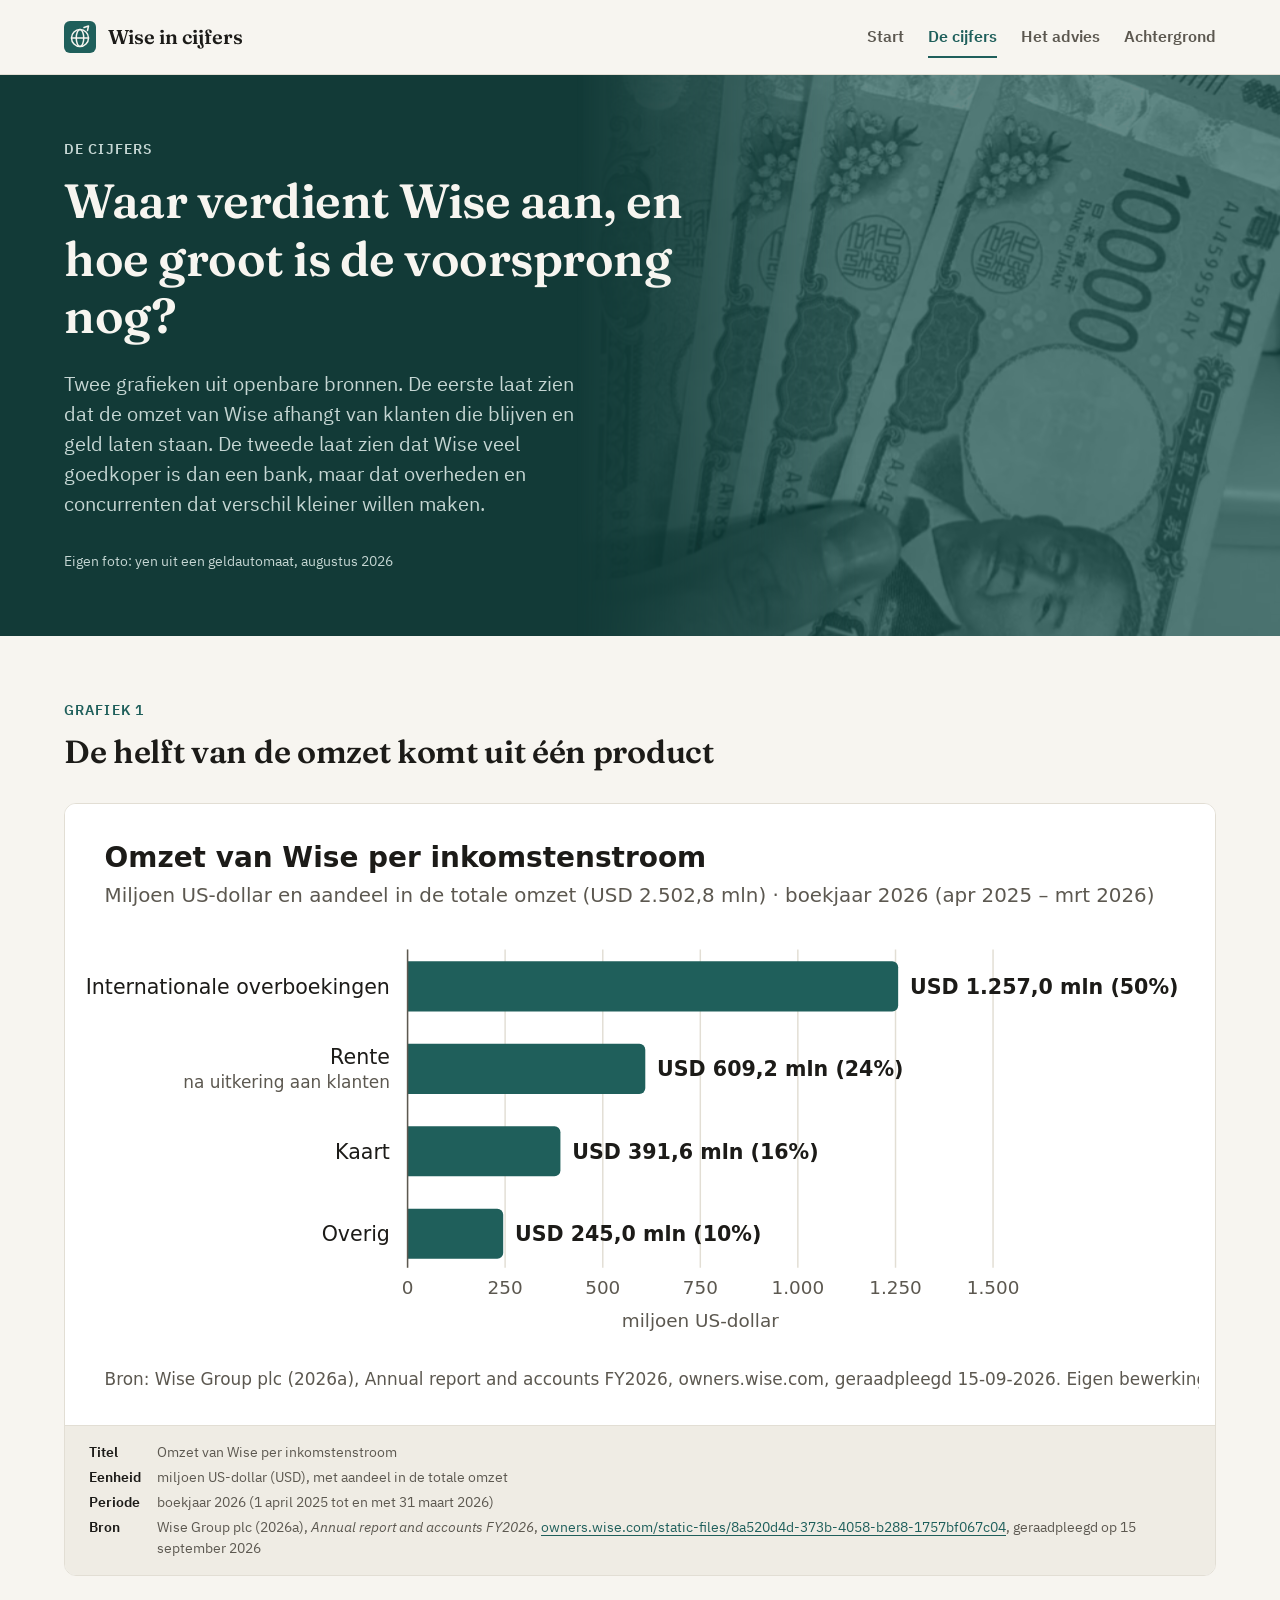
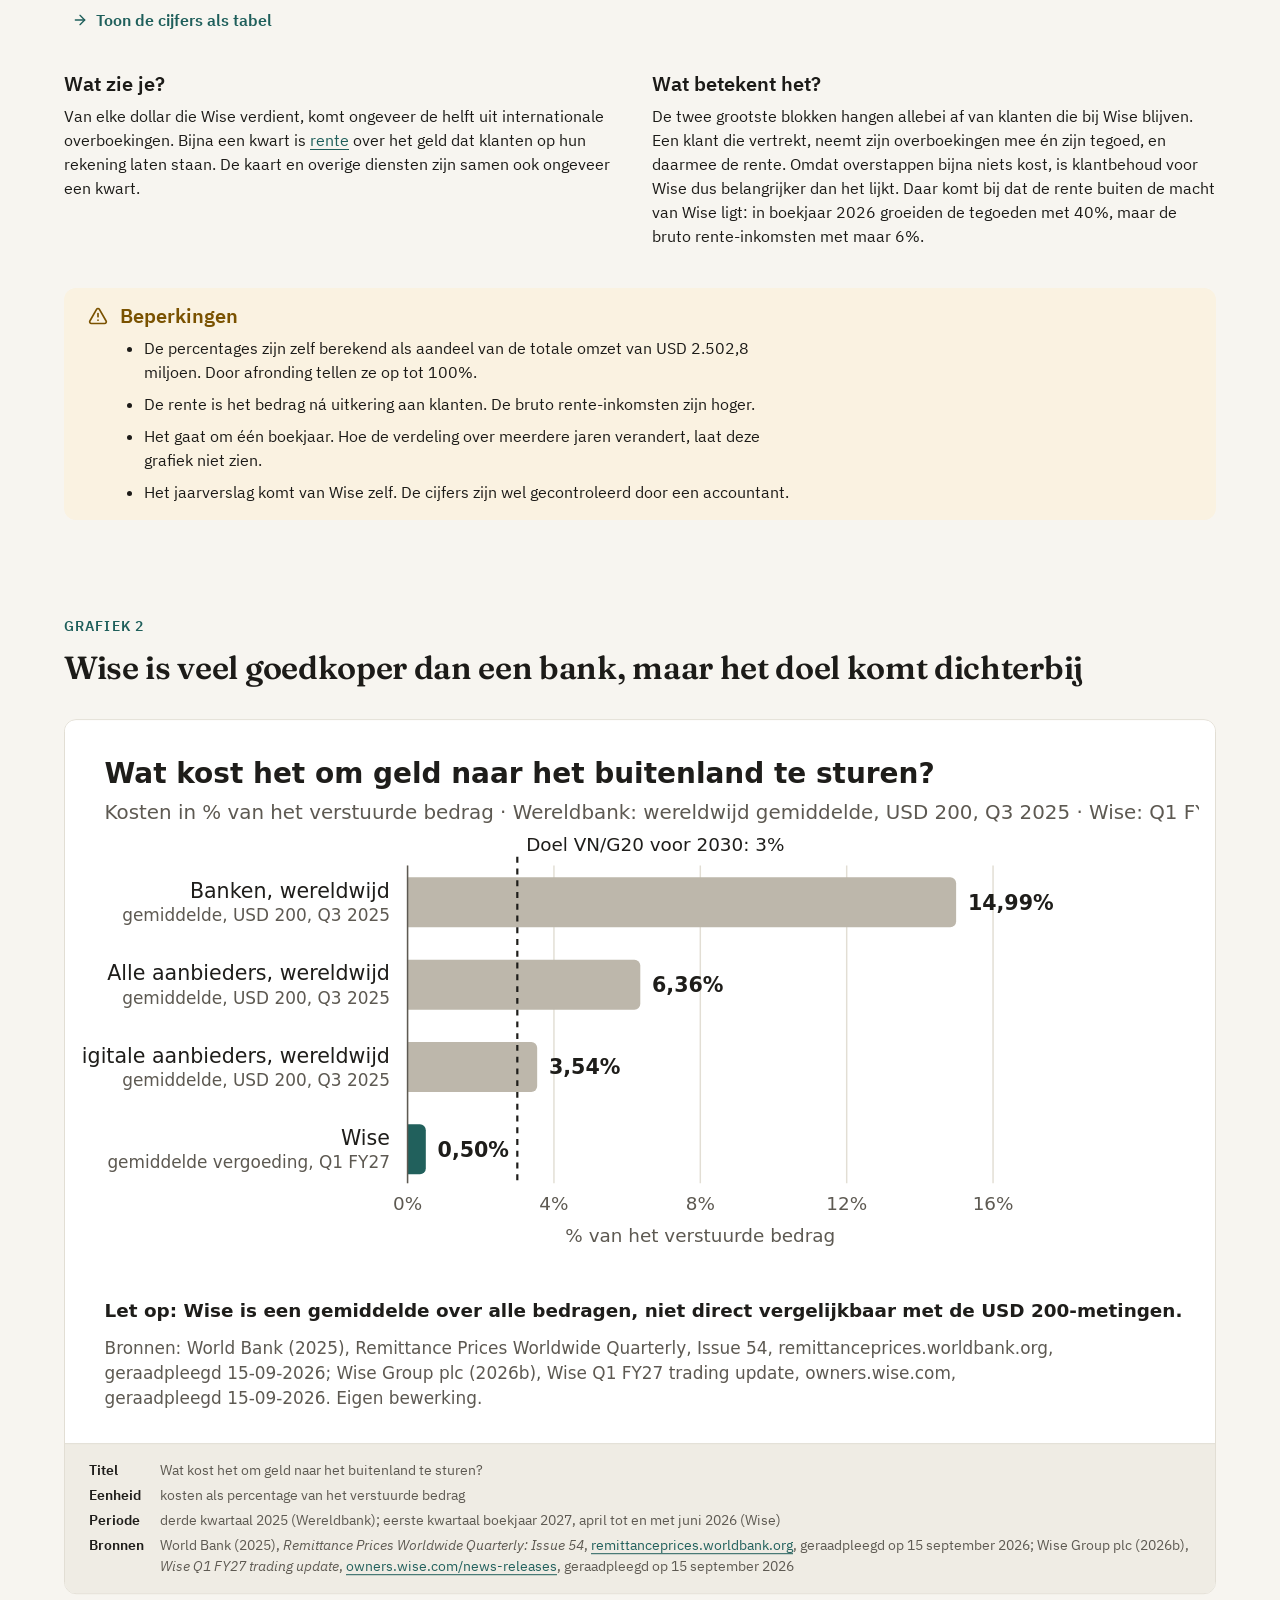
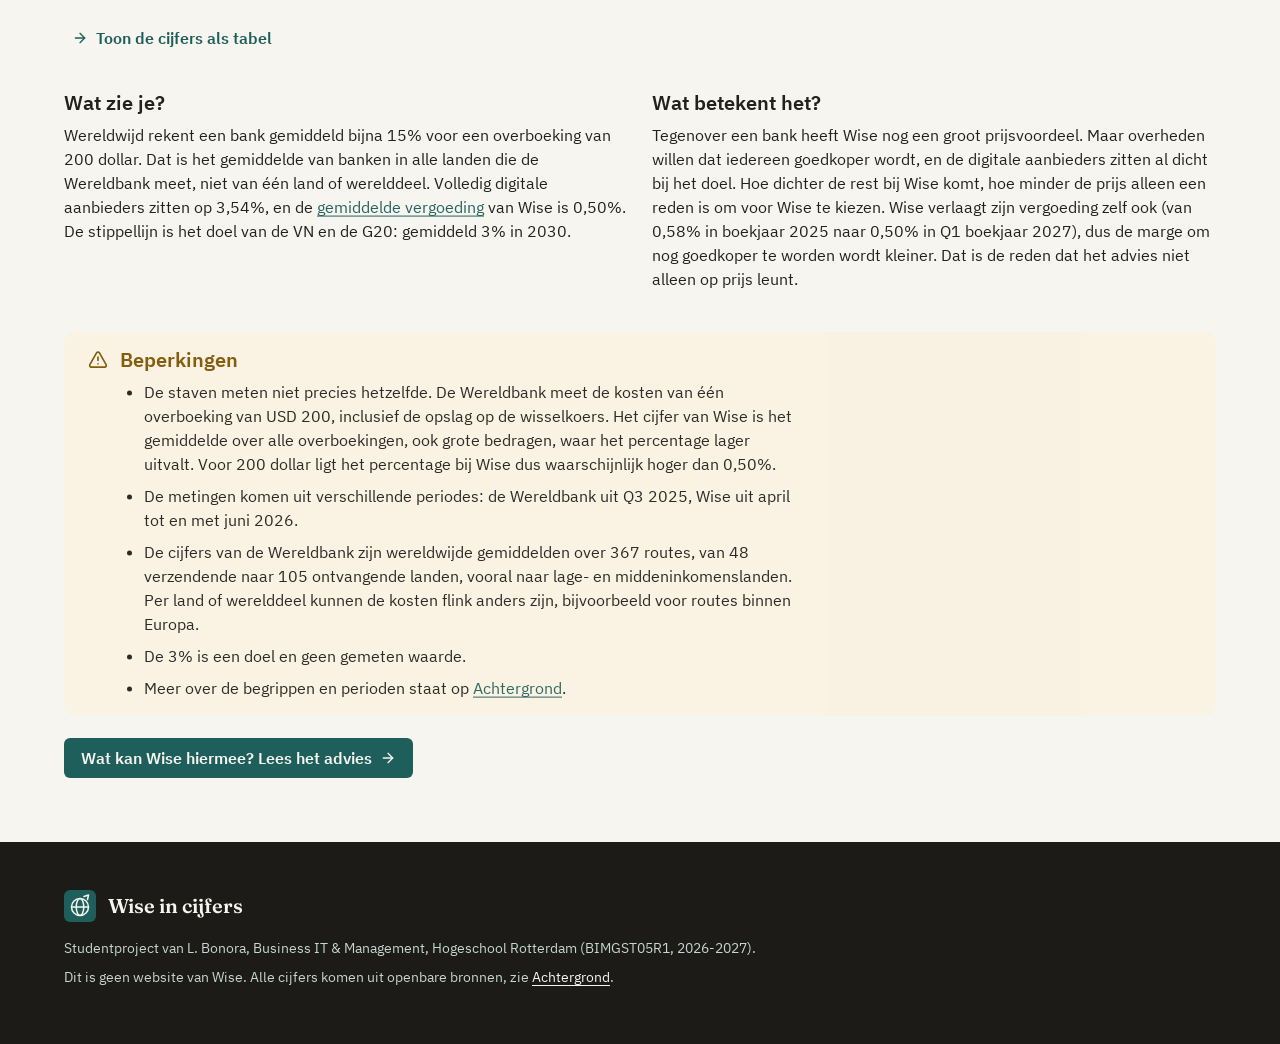
<file: cijfers.html>
<!DOCTYPE html>
<html lang="nl">
<head>
  <meta charset="utf-8">
  <meta name="viewport" content="width=device-width, initial-scale=1">
  <title>De cijfers | Wise in cijfers</title>
  <meta name="description" content="Twee grafieken over het verdienmodel van Wise en het prijsverschil met banken, met bron, uitleg en beperkingen.">
  <meta name="theme-color" content="#123a37">
  <link rel="icon" href="afbeeldingen/icoon.svg" type="image/svg+xml">
  <meta property="og:type" content="website">
  <meta property="og:site_name" content="Wise in cijfers">
  <meta property="og:locale" content="nl_NL">
  <meta property="og:title" content="De cijfers | Wise in cijfers">
  <meta property="og:description" content="Waar verdient Wise aan, en hoe groot is de voorsprong op banken nog?">
  <meta property="og:image" content="afbeeldingen/og-image.png">
  <meta property="og:image:width" content="1200">
  <meta property="og:image:height" content="630">
  <meta property="og:image:alt" content="Wise in cijfers: Money without borders, maar hoe lang blijft Wise de goedkoopste en snelste?">
  <meta name="twitter:card" content="summary_large_image">
  <link rel="stylesheet" href="css/style.css?v=20261021b">
  <script>
    /* Alleen als animaties mogen: verberg de kop tot GSAP hem in beeld brengt (vangnet na 2 seconden) */
    if (!window.matchMedia("(prefers-reduced-motion: reduce)").matches) {
      document.documentElement.classList.add("anim");
      setTimeout(function () { document.documentElement.classList.remove("anim"); }, 2000);
    }
  </script>
</head>
<body>
  <a class="skip-link" href="#inhoud">Naar de inhoud</a>

  <header class="site-header">
    <div class="container">
      <a class="brand" href="index.html"><img src="afbeeldingen/icoon.svg" alt="" width="32" height="32">Wise in cijfers</a>
      <nav aria-label="Hoofdmenu">
        <ul class="nav">
          <li><a href="index.html">Start</a></li>
          <li><a href="cijfers.html" aria-current="page">De cijfers</a></li>
          <li><a href="advies.html">Het advies</a></li>
          <li><a href="achtergrond.html">Achtergrond</a></li>
        </ul>
      </nav>
    </div>
  </header>

  <main id="inhoud">
    <section class="band-accent page-hero has-photo" aria-labelledby="titel">
      <div class="hero-media">
        <img src="afbeeldingen/fotos/foto-yen-1600.webp"
             srcset="afbeeldingen/fotos/foto-yen-800.webp 800w, afbeeldingen/fotos/foto-yen-1600.webp 1600w"
             sizes="(max-width: 900px) 100vw, 55vw" width="1600" height="900" decoding="async" fetchpriority="high"
             style="--photo-pos: center 40%"
             alt="Een hand met vijf Japanse biljetten van 10.000 yen bij een geldautomaat">
      </div>
      <div class="container">
        <span class="eyebrow">De cijfers</span>
        <h1 id="titel">Waar verdient Wise aan, en hoe groot is de voorsprong nog?</h1>
        <p class="lead">Twee grafieken uit openbare bronnen. De eerste laat zien dat de omzet van Wise afhangt van klanten die blijven en geld laten staan. De tweede laat zien dat Wise veel goedkoper is dan een bank, maar dat overheden en concurrenten dat verschil kleiner willen maken.</p>
        <p class="hero-credit">Eigen foto: yen uit een geldautomaat, augustus 2026</p>
      </div>
    </section>

    <div class="section">
      <div class="container">

        <!-- Grafiek 1 -->
        <article class="chart-block" aria-labelledby="grafiek-1">
          <span class="eyebrow">Grafiek 1</span>
          <h2 id="grafiek-1" class="section-head">De helft van de omzet komt uit één product</h2>
          <figure class="chart">
            <img src="grafieken/omzet-per-inkomstenstroom.svg?v=20261021c" width="760" height="400" decoding="async"
                 alt="Staafdiagram van de omzet van Wise in boekjaar 2026 per inkomstenstroom, in miljoenen US-dollar. Internationale overboekingen 1.257,0 miljoen dollar (50%), rente na uitkering aan klanten 609,2 miljoen (24%), kaart 391,6 miljoen (16%), overig 245,0 miljoen (10%). Totaal 2.502,8 miljoen dollar.">
            <figcaption>
              <dl class="meta-list">
                <dt>Titel</dt><dd>Omzet van Wise per inkomstenstroom</dd>
                <dt>Eenheid</dt><dd>miljoen US-dollar (USD), met aandeel in de totale omzet</dd>
                <dt>Periode</dt><dd>boekjaar 2026 (1 april 2025 tot en met 31 maart 2026)</dd>
                <dt>Bron</dt><dd>Wise Group plc (2026a), <cite>Annual report and accounts FY2026</cite>, <a href="https://owners.wise.com/static-files/8a520d4d-373b-4058-b288-1757bf067c04">owners.wise.com/static-files/8a520d4d-373b-4058-b288-1757bf067c04</a>, geraadpleegd op 15 september 2026</dd>
              </dl>
            </figcaption>
          </figure>

          <details>
            <summary><svg class="icon" aria-hidden="true" viewBox="0 0 24 24" fill="none" stroke="currentColor" stroke-width="2" stroke-linecap="round" stroke-linejoin="round"><path d="M5 12h14"/><path d="m12 5 7 7-7 7"/></svg>Toon de cijfers als tabel</summary>
            <div class="table-scroll">
              <table>
                <caption class="sr-only">Omzet Wise per inkomstenstroom, boekjaar 2026</caption>
                <thead><tr><th scope="col">Inkomstenstroom</th><th scope="col" class="num">USD miljoen</th><th scope="col" class="num">Aandeel</th></tr></thead>
                <tbody>
                  <tr><td>Internationale overboekingen</td><td class="num">1.257,0</td><td class="num">50%</td></tr>
                  <tr><td>Rente na uitkering aan klanten</td><td class="num">609,2</td><td class="num">24%</td></tr>
                  <tr><td>Kaart</td><td class="num">391,6</td><td class="num">16%</td></tr>
                  <tr><td>Overig</td><td class="num">245,0</td><td class="num">10%</td></tr>
                  <tr><th scope="row">Totaal</th><th class="num">2.502,8</th><th class="num">100%</th></tr>
                </tbody>
              </table>
            </div>
            <a class="btn btn-ghost" href="data/grafiek-1-omzet-per-inkomstenstroom.csv"><svg class="icon" aria-hidden="true" viewBox="0 0 24 24" fill="none" stroke="currentColor" stroke-width="2" stroke-linecap="round" stroke-linejoin="round"><path d="M15 2H6a2 2 0 0 0-2 2v16a2 2 0 0 0 2 2h12a2 2 0 0 0 2-2V7Z"/><path d="M14 2v4a2 2 0 0 0 2 2h4"/><path d="M12 18v-6"/><path d="m9 15 3 3 3-3"/></svg>Cijfers als bestand, met bron per regel (CSV)</a>
          </details>

          <div class="explain grid-2">
            <div>
              <h3>Wat zie je?</h3>
              <p>Van elke dollar die Wise verdient, komt ongeveer de helft uit internationale overboekingen. Bijna een kwart is <a href="achtergrond.html#rente">rente</a> over het geld dat klanten op hun rekening laten staan. De kaart en overige diensten zijn samen ook ongeveer een kwart.</p>
            </div>
            <div>
              <h3>Wat betekent het?</h3>
              <p>De twee grootste blokken hangen allebei af van klanten die bij Wise blijven. Een klant die vertrekt, neemt zijn overboekingen mee én zijn tegoed, en daarmee de rente. Omdat overstappen bijna niets kost, is klantbehoud voor Wise dus belangrijker dan het lijkt. Daar komt bij dat de rente buiten de macht van Wise ligt: in boekjaar 2026 groeiden de tegoeden met 40%, maar de bruto rente-inkomsten met maar 6%.</p>
            </div>
          </div>
          <div class="callout callout-warning">
            <svg class="icon-lg" aria-hidden="true" viewBox="0 0 24 24" fill="none" stroke="currentColor" stroke-width="2" stroke-linecap="round" stroke-linejoin="round"><path d="m21.73 18-8-14a2 2 0 0 0-3.48 0l-8 14A2 2 0 0 0 4 21h16a2 2 0 0 0 1.73-3"/><path d="M12 9v4"/><path d="M12 17h.01"/></svg>
            <div>
              <h3>Beperkingen</h3>
              <ul>
                <li>De percentages zijn zelf berekend als aandeel van de totale omzet van USD 2.502,8 miljoen. Door afronding tellen ze op tot 100%.</li>
                <li>De rente is het bedrag ná uitkering aan klanten. De bruto rente-inkomsten zijn hoger.</li>
                <li>Het gaat om één boekjaar. Hoe de verdeling over meerdere jaren verandert, laat deze grafiek niet zien.</li>
                <li>Het jaarverslag komt van Wise zelf. De cijfers zijn wel gecontroleerd door een accountant.</li>
              </ul>
            </div>
          </div>
        </article>

        <!-- Grafiek 2 -->
        <article class="chart-block" aria-labelledby="grafiek-2">
          <span class="eyebrow">Grafiek 2</span>
          <h2 id="grafiek-2" class="section-head">Wise is veel goedkoper dan een bank, maar het doel komt dichterbij</h2>
          <figure class="chart">
            <img src="grafieken/kosten-overboeking.svg?v=20261021c" width="760" height="470" loading="lazy" decoding="async"
                 alt="Staafdiagram van de kosten van geld overmaken naar het buitenland, als percentage van het bedrag. Wereldwijde gemiddelden van de Wereldbank: banken 14,99%, alle aanbieders samen 6,36%, volledig digitale aanbieders 3,54% (alle drie voor een overboeking van 200 dollar, derde kwartaal 2025). Gemiddelde vergoeding van Wise 0,50% (eerste kwartaal boekjaar 2027). Een stippellijn op 3% geeft het doel van de VN en de G20 voor 2030 aan. Een opmerking onder de grafiek zegt dat de staaf van Wise een ander soort meting is en niet direct vergelijkbaar.">
            <figcaption>
              <dl class="meta-list">
                <dt>Titel</dt><dd>Wat kost het om geld naar het buitenland te sturen?</dd>
                <dt>Eenheid</dt><dd>kosten als percentage van het verstuurde bedrag</dd>
                <dt>Periode</dt><dd>derde kwartaal 2025 (Wereldbank); eerste kwartaal boekjaar 2027, april tot en met juni 2026 (Wise)</dd>
                <dt>Bronnen</dt><dd>World Bank (2025), <cite>Remittance Prices Worldwide Quarterly: Issue 54</cite>, <a href="https://remittanceprices.worldbank.org/sites/default/files/2026-04/RPW_main_report_and_annex_Q325.pdf">remittanceprices.worldbank.org</a>, geraadpleegd op 15 september 2026; Wise Group plc (2026b), <cite>Wise Q1 FY27 trading update</cite>, <a href="https://owners.wise.com/news-releases/news-release-details/wise-q1-fy27-trading-update">owners.wise.com/news-releases</a>, geraadpleegd op 15 september 2026</dd>
              </dl>
            </figcaption>
          </figure>

          <details>
            <summary><svg class="icon" aria-hidden="true" viewBox="0 0 24 24" fill="none" stroke="currentColor" stroke-width="2" stroke-linecap="round" stroke-linejoin="round"><path d="M5 12h14"/><path d="m12 5 7 7-7 7"/></svg>Toon de cijfers als tabel</summary>
            <div class="table-scroll">
              <table>
                <caption class="sr-only">Kosten van geld overmaken naar het buitenland</caption>
                <thead><tr><th scope="col">Aanbieder</th><th scope="col" class="num">Kosten</th><th scope="col">Wat is gemeten</th></tr></thead>
                <tbody>
                  <tr><td>Banken, wereldwijd</td><td class="num">14,99%</td><td>wereldwijd gemiddelde voor USD 200, Q3 2025</td></tr>
                  <tr><td>Alle aanbieders, wereldwijd</td><td class="num">6,36%</td><td>wereldwijd gemiddelde voor USD 200, Q3 2025</td></tr>
                  <tr><td>Digitale aanbieders, wereldwijd</td><td class="num">3,54%</td><td>wereldwijd gemiddelde voor USD 200, Q3 2025</td></tr>
                  <tr><td>Wise</td><td class="num">0,50%</td><td>gemiddelde vergoeding over alle overboekingen, Q1 boekjaar 2027</td></tr>
                  <tr><td>Doel VN en G20 voor 2030</td><td class="num">3,00%</td><td>streefwaarde, geen meting</td></tr>
                </tbody>
              </table>
            </div>
            <a class="btn btn-ghost" href="data/grafiek-2-kosten-overboeking.csv"><svg class="icon" aria-hidden="true" viewBox="0 0 24 24" fill="none" stroke="currentColor" stroke-width="2" stroke-linecap="round" stroke-linejoin="round"><path d="M15 2H6a2 2 0 0 0-2 2v16a2 2 0 0 0 2 2h12a2 2 0 0 0 2-2V7Z"/><path d="M14 2v4a2 2 0 0 0 2 2h4"/><path d="M12 18v-6"/><path d="m9 15 3 3 3-3"/></svg>Cijfers als bestand, met bron per regel (CSV)</a>
          </details>

          <div class="explain grid-2">
            <div>
              <h3>Wat zie je?</h3>
              <p>Wereldwijd rekent een bank gemiddeld bijna 15% voor een overboeking van 200 dollar. Dat is het gemiddelde van banken in alle landen die de Wereldbank meet, niet van één land of werelddeel. Volledig digitale aanbieders zitten op 3,54%, en de <a href="achtergrond.html#vergoeding">gemiddelde vergoeding</a> van Wise is 0,50%. De stippellijn is het doel van de VN en de G20: gemiddeld 3% in 2030.</p>
            </div>
            <div>
              <h3>Wat betekent het?</h3>
              <p>Tegenover een bank heeft Wise nog een groot prijsvoordeel. Maar overheden willen dat iedereen goedkoper wordt, en de digitale aanbieders zitten al dicht bij het doel. Hoe dichter de rest bij Wise komt, hoe minder de prijs alleen een reden is om voor Wise te kiezen. Wise verlaagt zijn vergoeding zelf ook (van 0,58% in boekjaar 2025 naar 0,50% in Q1 boekjaar 2027), dus de marge om nog goedkoper te worden wordt kleiner. Dat is de reden dat het advies niet alleen op prijs leunt.</p>
            </div>
          </div>
          <div class="callout callout-warning">
            <svg class="icon-lg" aria-hidden="true" viewBox="0 0 24 24" fill="none" stroke="currentColor" stroke-width="2" stroke-linecap="round" stroke-linejoin="round"><path d="m21.73 18-8-14a2 2 0 0 0-3.48 0l-8 14A2 2 0 0 0 4 21h16a2 2 0 0 0 1.73-3"/><path d="M12 9v4"/><path d="M12 17h.01"/></svg>
            <div>
              <h3>Beperkingen</h3>
              <ul>
                <li>De staven meten niet precies hetzelfde. De Wereldbank meet de kosten van één overboeking van USD 200, inclusief de opslag op de wisselkoers. Het cijfer van Wise is het gemiddelde over alle overboekingen, ook grote bedragen, waar het percentage lager uitvalt. Voor 200 dollar ligt het percentage bij Wise dus waarschijnlijk hoger dan 0,50%.</li>
                <li>De metingen komen uit verschillende periodes: de Wereldbank uit Q3 2025, Wise uit april tot en met juni 2026.</li>
                <li>De cijfers van de Wereldbank zijn wereldwijde gemiddelden over 367 routes, van 48 verzendende naar 105 ontvangende landen, vooral naar lage- en middeninkomenslanden. Per land of werelddeel kunnen de kosten flink anders zijn, bijvoorbeeld voor routes binnen Europa.</li>
                <li>De 3% is een doel en geen gemeten waarde.</li>
                <li>Meer over de begrippen en perioden staat op <a href="achtergrond.html">Achtergrond</a>.</li>
              </ul>
            </div>
          </div>
        </article>

        <div class="actions">
          <a class="btn btn-primary" href="advies.html">Wat kan Wise hiermee? Lees het advies <svg class="icon" aria-hidden="true" viewBox="0 0 24 24" fill="none" stroke="currentColor" stroke-width="2" stroke-linecap="round" stroke-linejoin="round"><path d="M5 12h14"/><path d="m12 5 7 7-7 7"/></svg></a>
        </div>
      </div>
    </div>
  </main>

  <footer class="site-footer">
    <div class="container">
      <a class="brand" href="index.html"><img src="afbeeldingen/icoon.svg" alt="" width="32" height="32">Wise in cijfers</a>
      <p>Studentproject van L. Bonora, Business IT &amp; Management, Hogeschool Rotterdam (BIMGST05R1, 2026-2027).</p>
      <p>Dit is geen website van Wise. Alle cijfers komen uit openbare bronnen, zie <a href="achtergrond.html#bronnen">Achtergrond</a>.</p>
    </div>
  </footer>
  <script src="js/vendor/gsap.min.js"></script>
  <script src="js/vendor/ScrollTrigger.min.js"></script>
  <script src="js/animaties.js?v=20261021b"></script>
</body>
</html>
</file>
<file: css/style.css>
/* ==========================================================================
   Wise in cijfers: stijlblad
   Alle kleuren, maten en afstanden komen uit de tokens hieronder.
   Lettertypes staan lokaal in /fonts, zodat de site zonder internet werkt.
   ========================================================================== */

/* ---------- Lettertypes (lokaal) ---------- */
@font-face {
  font-family: "Fraunces";
  src: url("../fonts/fraunces-latin-wght-normal.woff2") format("woff2");
  font-weight: 100 900;
  font-style: normal;
  font-display: swap;
}
@font-face {
  font-family: "IBM Plex Sans";
  src: url("../fonts/ibm-plex-sans-latin-400-normal.woff2") format("woff2");
  font-weight: 400;
  font-style: normal;
  font-display: swap;
}
@font-face {
  font-family: "IBM Plex Sans";
  src: url("../fonts/ibm-plex-sans-latin-400-italic.woff2") format("woff2");
  font-weight: 400;
  font-style: italic;
  font-display: swap;
}
@font-face {
  font-family: "IBM Plex Sans";
  src: url("../fonts/ibm-plex-sans-latin-600-normal.woff2") format("woff2");
  font-weight: 600;
  font-style: normal;
  font-display: swap;
}

/* ---------- Design tokens ---------- */
:root {
  /* Neutrale schaal */
  --bg: #f7f5f0;
  --surface: #ffffff;
  --surface-sunk: #efece4;
  --border: #e2ded4;
  --border-strong: #c9c3b6;
  --muted: #5c5850;
  --text: #1c1b18;

  /* Eén accentkleur, in drie tinten */
  --accent: #1f5f5b;
  --accent-hover: #174a47;
  --accent-strong: #123a37;
  --accent-soft: #e6efed;
  --on-accent: #f7f5f0;
  --on-accent-muted: #c5d6d3;
  --scrim: rgba(18, 58, 55, 0.9); /* accent-strong, bijna dekkend: paneel over een foto */

  /* Alleen waar nodig */
  --warning: #7a5200;
  --warning-soft: #faf2e1;

  /* Lettertypes */
  --font-heading: "Fraunces", Georgia, "Times New Roman", serif;
  --font-body: "IBM Plex Sans", system-ui, -apple-system, "Segoe UI", Roboto, Arial, sans-serif;
  --font-mono: ui-monospace, SFMono-Regular, Menlo, Consolas, monospace;

  /* Typeschaal */
  --fs-14: 0.875rem;
  --fs-16: 1rem;
  --fs-20: 1.25rem;
  --fs-24: 1.5rem;
  --fs-32: 2rem;
  --fs-48: 3rem;

  /* Afstanden */
  --s-4: 4px;
  --s-8: 8px;
  --s-12: 12px;
  --s-16: 16px;
  --s-24: 24px;
  --s-32: 32px;
  --s-48: 48px;
  --s-64: 64px;
  --s-96: 96px;

  /* Vormen */
  --radius-sm: 6px;
  --radius-lg: 12px;

  /* Layout */
  --container: 1200px;
  --gutter: var(--s-24);
  --measure: 65ch;
  --section: var(--s-64);

  /* Beweging */
  --ease: 150ms ease;
}

@media (max-width: 640px) {
  :root {
    --gutter: var(--s-16);
    --section: var(--s-48);
  }
}

/* ---------- Basis ---------- */
*, *::before, *::after { box-sizing: border-box; }

html { -webkit-text-size-adjust: 100%; scroll-padding-top: var(--s-24); }

body {
  margin: 0;
  background: var(--bg);
  color: var(--text);
  font-family: var(--font-body);
  font-size: var(--fs-16);
  line-height: 1.5;
  font-variant-numeric: tabular-nums;
  -webkit-font-smoothing: antialiased;
}

img, svg { display: block; max-width: 100%; }
img { height: auto; }

h1, h2, h3, h4 { margin: 0; line-height: 1.2; color: inherit; }
h1, h2 { font-family: var(--font-heading); font-weight: 600; letter-spacing: -0.01em; }
h1 { font-size: var(--fs-48); }
h2 { font-size: var(--fs-32); }
h3 { font-size: var(--fs-20); font-weight: 600; }
h4 { font-size: var(--fs-16); font-weight: 600; }

@media (max-width: 640px) {
  h1 { font-size: var(--fs-32); }
  h2 { font-size: var(--fs-24); }
}

p, ul, ol, dl { margin: 0 0 var(--s-16); }
p, li { max-width: var(--measure); }
ul, ol { padding-left: var(--s-24); }
li + li { margin-top: var(--s-8); }
strong { font-weight: 600; }
cite { font-style: italic; }

code {
  font-family: var(--font-mono);
  font-size: var(--fs-14);
  background: var(--surface-sunk);
  padding: 0 var(--s-4);
  border-radius: var(--radius-sm);
}

/* Links */
a {
  color: var(--accent);
  text-decoration: underline;
  text-decoration-thickness: 1px;
  text-underline-offset: 3px;
  transition: color var(--ease), text-decoration-color var(--ease);
}
a:hover { color: var(--accent-hover); text-decoration-thickness: 2px; }
a:active { color: var(--accent-strong); }

/* Zichtbare focus voor elk interactief element */
:focus-visible {
  outline: 2px solid var(--accent);
  outline-offset: 2px;
  border-radius: var(--radius-sm);
}
.band-accent :focus-visible, .site-footer :focus-visible { outline-color: var(--on-accent); }

.skip-link {
  position: absolute;
  left: var(--s-16);
  top: -100px;
  background: var(--accent);
  color: var(--on-accent);
  padding: var(--s-8) var(--s-16);
  border-radius: var(--radius-sm);
  z-index: 10;
}
.skip-link:focus { top: var(--s-16); }

.sr-only {
  position: absolute; width: 1px; height: 1px; padding: 0; margin: -1px;
  overflow: hidden; clip: rect(0 0 0 0); white-space: nowrap; border: 0;
}

.icon { width: 16px; height: 16px; flex-shrink: 0; }
.icon-lg { width: 20px; height: 20px; flex-shrink: 0; }

/* ---------- Layout ---------- */
.container {
  max-width: var(--container);
  margin: 0 auto;
  padding: 0 var(--gutter);
}

.section { padding: var(--section) 0; }
.section + .section { padding-top: 0; }
.band-surface { background: var(--surface); border-top: 1px solid var(--border); border-bottom: 1px solid var(--border); }
.band-surface + .section, .section + .band-surface { padding-top: var(--section); }

.section-head { margin-bottom: var(--s-32); }
.section-head p { color: var(--muted); margin: var(--s-12) 0 0; }

.eyebrow {
  display: block;
  font-family: var(--font-body);
  font-size: var(--fs-14);
  font-weight: 600;
  letter-spacing: 0.08em;
  text-transform: uppercase;
  color: var(--accent);
  margin-bottom: var(--s-12);
}

.grid-2 { display: grid; gap: var(--s-24); grid-template-columns: repeat(2, minmax(0, 1fr)); }
.grid-3 { display: grid; gap: var(--s-24); grid-template-columns: repeat(3, minmax(0, 1fr)); }
@media (max-width: 900px) { .grid-3 { grid-template-columns: 1fr; } }
@media (max-width: 768px) { .grid-2 { grid-template-columns: 1fr; } }

/* ---------- Kop en navigatie ---------- */
.site-header {
  background: var(--bg);
  border-bottom: 1px solid var(--border);
}
.site-header .container {
  display: flex;
  flex-wrap: wrap;
  align-items: center;
  justify-content: space-between;
  gap: var(--s-12) var(--s-32);
  padding-top: var(--s-16);
  padding-bottom: var(--s-16);
}
.brand {
  display: inline-flex;
  align-items: center;
  gap: var(--s-12);
  color: var(--text);
  text-decoration: none;
  font-family: var(--font-heading);
  font-size: var(--fs-20);
  font-weight: 600;
}
.brand:hover { color: var(--accent); text-decoration: none; }
.brand img { width: 32px; height: 32px; }

.nav { display: flex; flex-wrap: wrap; gap: var(--s-4) var(--s-24); margin: 0; padding: 0; list-style: none; }
.nav li + li { margin-top: 0; }
.nav a {
  display: block;
  padding: var(--s-8) 0;
  color: var(--muted);
  text-decoration: none;
  font-weight: 600;
  border-bottom: 2px solid transparent;
  transition: color var(--ease), border-color var(--ease);
}
.nav a:hover { color: var(--text); border-bottom-color: var(--border-strong); }
.nav a[aria-current="page"] { color: var(--accent); border-bottom-color: var(--accent); }
@media (max-width: 640px) { .nav { gap: var(--s-4) var(--s-16); } }

/* ---------- Paginakop (gekleurde band) ---------- */
.band-accent { background: var(--accent-strong); color: var(--on-accent); }
.band-accent a { color: var(--on-accent); }
.band-accent .eyebrow { color: var(--on-accent-muted); }

.page-hero { padding: var(--s-64) 0; }
.page-hero h1 { max-width: 20ch; }
.page-hero .lead { color: var(--on-accent-muted); margin: var(--s-24) 0 0; }
@media (max-width: 640px) { .page-hero { padding: var(--s-48) 0; } }

.lead { font-size: var(--fs-20); line-height: 1.5; max-width: var(--measure); }

.hero-grid {
  display: grid;
  grid-template-columns: minmax(0, 7fr) minmax(0, 5fr);
  gap: var(--s-48);
  align-items: end;
}
@media (max-width: 900px) { .hero-grid { grid-template-columns: 1fr; gap: var(--s-32); } }

.question {
  border-left: 2px solid var(--on-accent-muted);
  padding: var(--s-4) 0 var(--s-4) var(--s-24);
}
.question .eyebrow { margin-bottom: var(--s-8); }
.question p {
  font-family: var(--font-heading);
  font-size: var(--fs-24);
  line-height: 1.2;
  margin: 0;
}

/* ---------- Knoppen ---------- */
.btn {
  display: inline-flex;
  align-items: center;
  justify-content: center;
  gap: var(--s-8);
  height: 40px;
  padding: 0 var(--s-16);
  border: 1px solid transparent;
  border-radius: var(--radius-sm);
  font-family: var(--font-body);
  font-size: var(--fs-16);
  font-weight: 600;
  line-height: 1;
  text-decoration: none;
  cursor: pointer;
  transition: background-color var(--ease), border-color var(--ease), color var(--ease);
}
.btn:hover { text-decoration: none; }
.btn-primary { background: var(--accent); color: var(--on-accent); }
.btn-primary:hover { background: var(--accent-hover); color: var(--on-accent); }
.btn-primary:active { background: var(--accent-strong); }
.btn-secondary { background: var(--surface); color: var(--accent); border-color: var(--border-strong); }
.btn-secondary:hover { border-color: var(--accent); color: var(--accent-hover); }
.btn-secondary:active { background: var(--accent-soft); }
.btn-ghost { background: transparent; color: var(--accent); padding: 0 var(--s-8); }
.btn-ghost:hover { background: var(--accent-soft); color: var(--accent-hover); }
.btn-ghost:active { background: var(--border); }
.btn:disabled, .btn[aria-disabled="true"] { opacity: 0.5; cursor: not-allowed; pointer-events: none; }
.actions { display: flex; flex-wrap: wrap; gap: var(--s-12); margin-top: var(--s-24); }

/* ---------- Kerncijfers ---------- */
.stats {
  display: grid;
  grid-template-columns: repeat(auto-fit, minmax(220px, 1fr));
  gap: var(--s-32) var(--s-24);
  margin: 0;
  padding: 0;
  list-style: none;
}
.stats li { margin: 0; max-width: none; border-top: 2px solid var(--accent); padding-top: var(--s-16); }
.stat-value {
  display: block;
  font-family: var(--font-heading);
  font-size: var(--fs-48);
  font-weight: 600;
  line-height: 1.2;
  letter-spacing: -0.02em;
  color: var(--text);
}
.stat-label { display: block; margin-top: var(--s-8); }
.stat-src { display: block; margin-top: var(--s-8); font-size: var(--fs-14); color: var(--muted); }
@media (max-width: 640px) { .stat-value { font-size: var(--fs-32); } }

/* ---------- Genummerde stappen ---------- */
.steps-grid { counter-reset: step; }
.step { border-top: 1px solid var(--border-strong); padding-top: var(--s-24); }
.step-num {
  display: block;
  font-family: var(--font-heading);
  font-size: var(--fs-32);
  font-weight: 600;
  line-height: 1.2;
  color: var(--accent);
  margin-bottom: var(--s-12);
}
.step h3 { margin-bottom: var(--s-8); }
.step p { color: var(--muted); margin: 0; }

ol.plan { list-style: none; padding: 0; counter-reset: plan; margin: 0 0 var(--s-24); }
ol.plan li {
  counter-increment: plan;
  position: relative;
  padding: var(--s-12) 0 var(--s-12) var(--s-48);
  border-top: 1px solid var(--border);
  margin: 0;
}
ol.plan li:last-child { border-bottom: 1px solid var(--border); }
ol.plan li::before {
  content: counter(plan, decimal-leading-zero);
  position: absolute;
  left: 0;
  top: var(--s-12);
  font-family: var(--font-heading);
  font-weight: 600;
  color: var(--accent);
}

/* ---------- Kaarten ---------- */
.card {
  background: var(--surface);
  border: 1px solid var(--border);
  border-radius: var(--radius-lg);
  padding: var(--s-24);
}
.card h3 { margin-bottom: var(--s-8); }
.card p:last-child { margin-bottom: 0; }
.card-label { font-size: var(--fs-14); color: var(--muted); font-weight: 600; margin-bottom: var(--s-8); display: block; }

/* ---------- Mededelingen ---------- */
.callout {
  display: flex;
  gap: var(--s-12);
  align-items: flex-start;
  border-radius: var(--radius-lg);
  padding: var(--s-16) var(--s-24);
  margin: var(--s-24) 0;
  background: var(--accent-soft);
}
.callout > svg { margin-top: 2px; color: var(--accent); }
.callout p { margin: 0; }
.callout-warning { background: var(--warning-soft); }
.callout-warning > svg { color: var(--warning); }
.callout-warning h3 { color: var(--warning); margin-bottom: var(--s-8); }
.callout ul { margin: 0; }

/* ---------- Grafieken ---------- */
.chart-block + .chart-block { margin-top: var(--s-96); }
figure.chart {
  margin: 0 0 var(--s-24);
  background: var(--surface);
  border: 1px solid var(--border);
  border-radius: var(--radius-lg);
  overflow: hidden;
}
figure.chart img { width: 100%; padding: var(--s-16); background: var(--surface); }
figure.chart figcaption {
  background: var(--surface-sunk);
  border-top: 1px solid var(--border);
  padding: var(--s-16) var(--s-24);
  font-size: var(--fs-14);
  color: var(--muted);
}
.meta-list { display: grid; grid-template-columns: max-content minmax(0, 1fr); gap: var(--s-4) var(--s-16); margin: 0; }
.meta-list dt { font-weight: 600; color: var(--text); }
.meta-list dd { margin: 0; overflow-wrap: anywhere; }
@media (max-width: 480px) {
  .meta-list { grid-template-columns: 1fr; gap: 0; }
  .meta-list dd { margin-bottom: var(--s-8); }
}

.explain { margin-top: var(--s-32); }
.explain h3 { margin-bottom: var(--s-8); }

/* Uitklapbare tabel */
details { margin: 0 0 var(--s-24); }
summary {
  display: inline-flex;
  align-items: center;
  gap: var(--s-8);
  height: 40px;
  padding: 0 var(--s-8);
  border-radius: var(--radius-sm);
  color: var(--accent);
  font-weight: 600;
  cursor: pointer;
  list-style: none;
  transition: background-color var(--ease);
}
summary::-webkit-details-marker { display: none; }
summary:hover { background: var(--accent-soft); }
summary .icon { transition: transform var(--ease); }
details[open] summary .icon { transform: rotate(90deg); }
details > :not(summary) { margin-top: var(--s-12); }

/* ---------- Tabellen ---------- */
.table-scroll { overflow-x: auto; border: 1px solid var(--border); border-radius: var(--radius-lg); background: var(--surface); }
table { border-collapse: collapse; width: 100%; font-size: var(--fs-16); }
caption { text-align: left; }
th, td { text-align: left; vertical-align: top; padding: var(--s-12) var(--s-16); border-bottom: 1px solid var(--border); }
thead th {
  font-size: var(--fs-14);
  font-weight: 600;
  color: var(--muted);
  text-transform: uppercase;
  letter-spacing: 0.06em;
  background: var(--surface-sunk);
}
tbody tr:last-child > * { border-bottom: 0; }
tbody th { font-weight: 600; }
.num { text-align: right; white-space: nowrap; }

/* ---------- Prototype persoonlijk overzicht ---------- */
.proto { display: grid; grid-template-columns: 360px minmax(0, 1fr); gap: var(--s-48); align-items: start; }
@media (max-width: 768px) { .proto { grid-template-columns: 1fr; gap: var(--s-32); } }
.phone {
  width: 100%;
  max-width: 360px;
  background: var(--text);
  border-radius: 44px;
  padding: 10px;
}
.badge {
  display: inline-block;
  background: var(--warning-soft);
  color: var(--warning);
  font-size: var(--fs-14);
  font-weight: 600;
  padding: var(--s-4) var(--s-12);
  border-radius: var(--radius-sm);
  margin-bottom: var(--s-16);
  border: 1px solid currentColor;
}

/* ---------- Achtergrond: inhoud met zijbalk ---------- */
.with-toc { display: grid; grid-template-columns: 220px minmax(0, 1fr); gap: var(--s-64); align-items: start; }
.toc { position: sticky; top: var(--s-24); font-size: var(--fs-14); }
.toc ul { list-style: none; padding: 0; margin: 0; border-left: 1px solid var(--border-strong); }
.toc li { margin: 0; }
.toc a {
  display: block;
  padding: var(--s-8) var(--s-16);
  margin-left: -1px;
  border-left: 2px solid transparent;
  color: var(--muted);
  text-decoration: none;
  transition: color var(--ease), border-color var(--ease);
}
.toc a:hover { color: var(--accent); border-left-color: var(--accent); }
.with-toc > * { min-width: 0; }
.content-section + .content-section { margin-top: var(--s-64); }
.content-section h2 { margin-bottom: var(--s-24); }
@media (max-width: 900px) {
  .with-toc { grid-template-columns: minmax(0, 1fr); gap: var(--s-32); }
  .toc { position: static; }
}

dl.terms {
  display: grid;
  grid-template-columns: minmax(10em, max-content) minmax(0, 1fr);
  margin: 0;
  border-top: 1px solid var(--border-strong);
}
dl.terms dt, dl.terms dd { margin: 0; padding: var(--s-16) 0; border-bottom: 1px solid var(--border); }
dl.terms dt { font-weight: 600; padding-right: var(--s-24); }
dl.terms dd { max-width: var(--measure); }
@media (max-width: 560px) {
  dl.terms { grid-template-columns: 1fr; }
  dl.terms dt { border-bottom: 0; padding-bottom: 0; }
  dl.terms dd { padding-top: var(--s-4); }
}

.sources { list-style: none; padding: 0; }
.sources li { padding: var(--s-16) 0; border-bottom: 1px solid var(--border); margin: 0; max-width: none; overflow-wrap: anywhere; }
.sources .meta { display: block; margin-top: var(--s-4); font-size: var(--fs-14); color: var(--muted); }
.file-links { list-style: none; padding: 0; display: flex; flex-wrap: wrap; gap: var(--s-12); }
.file-links li { margin: 0; }

.ext { display: inline-flex; align-items: baseline; gap: var(--s-4); }
.ext .icon { width: 14px; height: 14px; align-self: center; }

/* ---------- Voet ---------- */
.site-footer { background: var(--text); color: var(--on-accent-muted); padding: var(--s-48) 0; font-size: var(--fs-14); }
.site-footer p { margin: 0 0 var(--s-8); max-width: none; }
.site-footer a { color: var(--on-accent); }
.site-footer .brand { color: var(--on-accent); margin-bottom: var(--s-16); }

/* ---------- Beweging beperken ---------- */
@media (prefers-reduced-motion: reduce) {
  *, *::before, *::after {
    transition-duration: 0.01ms !important;
    animation-duration: 0.01ms !important;
    scroll-behavior: auto !important;
  }
}

/* Eenheden naast grote cijfers kleiner, zodat het getal op één regel blijft */
.stat-value { white-space: nowrap; }
.stat-value .unit { font-size: var(--fs-24); letter-spacing: 0; color: var(--muted); }

/* Ritme tussen kop en tekst */
h2 + p { margin-top: var(--s-16); }
.content-section h3 { margin: var(--s-32) 0 var(--s-8); }
.content-section h2 + p + h3 { margin-top: var(--s-24); }

/* ---------- Animaties (GSAP, zie js/animaties.js) ---------- */
/* Verberg de kop alleen tot het script draait; zonder JavaScript of met "beweging beperken" is alles meteen zichtbaar */
.anim .page-hero .eyebrow, .anim .page-hero h1, .anim .page-hero .lead, .anim .page-hero .question { opacity: 0; }
.count { font-variant-numeric: tabular-nums; }

/* Bij afdrukken altijd alles tonen, ook wat nog niet in beeld was gescrold */
@media print {
  * { opacity: 1 !important; visibility: visible !important; transform: none !important; }
}

/* ---------- Eigen foto's in de kopband ---------- */
/* Desktop: foto rechts, loopt naar links over in petrol, zodat de tekst op een effen vlak staat.
   Telefoon en tablet: foto heel zwak achter de hele band. Zo halen alle teksten WCAG AA. */
.page-hero.has-photo { position: relative; overflow: hidden; isolation: isolate; }
.hero-media {
  position: absolute;
  top: 0;
  bottom: 0;
  right: 0;
  width: 55%;
  z-index: -1;
  background: var(--accent-strong);
  -webkit-mask-image: linear-gradient(to right, transparent 0%, #000 40%);
  mask-image: linear-gradient(to right, transparent 0%, #000 40%);
}
.hero-media img {
  width: 100%;
  height: 100%;
  object-fit: cover;
  object-position: var(--photo-pos, center);
  mix-blend-mode: luminosity;
  opacity: 0.4;
  will-change: transform;
}
.has-photo .lead { max-width: 34rem; }
.has-photo .question { background: var(--scrim); padding: var(--s-24); border-radius: 0 var(--radius-lg) var(--radius-lg) 0; }
.hero-credit { margin: var(--s-32) 0 0; font-size: var(--fs-14); color: var(--on-accent-muted); }
@media (max-width: 900px) {
  .hero-media { width: 100%; -webkit-mask-image: none; mask-image: none; }
  .hero-media img { opacity: 0.15; }
}

/* ---------- Getekend routepatroon (Achtergrond) ---------- */
.route-pattern { width: 100%; height: 100%; display: block; }
.route-pattern .grid line { stroke: var(--on-accent-muted); stroke-width: 1; stroke-dasharray: 1 7; opacity: 0.35; }
.route-pattern .route { fill: none; stroke: var(--on-accent-muted); stroke-width: 1.5; stroke-linecap: round; opacity: 0.7; }
.route-pattern .route-flow { fill: none; stroke: var(--on-accent); stroke-width: 2; stroke-linecap: round; stroke-dasharray: 2 12; opacity: 0.9; }
.route-pattern .stop { fill: var(--on-accent); stroke: var(--accent-strong); stroke-width: 3; }
@media (max-width: 900px) {
  .has-pattern .hero-media { opacity: 0.14; }
}

/* Routekaart: echte steden, labels en legenda */
.has-pattern .hero-media { -webkit-mask-image: linear-gradient(to right, transparent 0%, #000 8%); mask-image: linear-gradient(to right, transparent 0%, #000 8%); }
.route-map .grid line { opacity: 0.25; }
/* Geld onderweg: ronde stipjes, zodat alleen de extra route gestreept is */
.route-map .route-flow { stroke-width: 4; stroke-dasharray: 0.1 22; stroke-linecap: round; }
.route-map .route-extra { fill: none; stroke: var(--on-accent); stroke-width: 2; stroke-dasharray: 8 8; stroke-linecap: round; opacity: 0.9; }
.route-map .stop-unknown { fill: var(--accent-strong); stroke: var(--on-accent); stroke-width: 2; }
.route-map .label { fill: var(--on-accent); font-family: var(--font-body); font-size: 20px; font-weight: 600; }
.route-map .label-sub { fill: var(--on-accent-muted); font-size: 16px; font-weight: 400; }
/* Halo in de achtergrondkleur, zodat lijnen achter de namen langs lopen (zoals op een echte kaart) */
.route-map .label { paint-order: stroke; stroke: var(--accent-strong); stroke-width: 7px; stroke-linejoin: round; }
.route-map .legend-direct { stroke: var(--on-accent-muted); stroke-width: 2; }
.route-map .legend-extra { stroke: var(--on-accent); stroke-width: 2; stroke-dasharray: 6 5; }
@media (max-width: 900px) {
  .has-pattern .hero-media { -webkit-mask-image: none; mask-image: none; }
}

/* ---------- Advies 1: zo werkt het, in vier stappen ---------- */
.howto { margin: 0 0 var(--s-48); }
.howto h3 { margin-bottom: var(--s-12); }
.howto-intro { margin-bottom: var(--s-24); }
ol.flow {
  list-style: none;
  padding: 0;
  margin: 0 0 var(--s-24);
  display: grid;
  grid-template-columns: repeat(4, minmax(0, 1fr));
  gap: var(--s-24);
}
ol.flow li {
  position: relative;
  margin: 0;
  max-width: none;
  background: var(--bg);
  border: 1px solid var(--border);
  border-radius: var(--radius-lg);
  padding: var(--s-24);
}
ol.flow h4 { margin: var(--s-12) 0 var(--s-8); }
ol.flow p { margin: 0; color: var(--muted); }
.flow-num {
  display: inline-flex;
  align-items: center;
  justify-content: center;
  width: var(--s-32);
  height: var(--s-32);
  border-radius: 50%;
  background: var(--accent);
  color: var(--on-accent);
  font-family: var(--font-heading);
  font-weight: 600;
}
/* pijltje tussen de stappen op brede schermen */
ol.flow li:not(:last-child)::after {
  content: "";
  position: absolute;
  top: 50%;
  right: calc(-1 * var(--s-24));
  width: var(--s-24);
  height: 2px;
  background: var(--border-strong);
}
.howto-note { background: var(--accent-soft); border-radius: var(--radius-lg); padding: var(--s-16) var(--s-24); max-width: none; }
@media (max-width: 900px) {
  ol.flow { grid-template-columns: repeat(2, minmax(0, 1fr)); }
  ol.flow li::after { display: none; }
}
@media (max-width: 560px) {
  ol.flow { grid-template-columns: 1fr; gap: var(--s-12); }
}

/* ---------- App-schets (advies 2) ---------- */
.app { background: var(--bg); border-radius: 34px; overflow: hidden; font-size: var(--fs-14); line-height: 1.4; color: var(--text); }
.app small { display: block; font-size: var(--fs-14); color: var(--muted); }
.app-status { display: flex; justify-content: space-between; align-items: center; padding: var(--s-12) var(--s-24) var(--s-4); font-weight: 600; }
.app-status-icons { display: inline-flex; align-items: center; gap: var(--s-8); }
.app-signal { display: inline-flex; align-items: flex-end; gap: 2px; height: 10px; }
.app-signal i { width: 3px; background: var(--text); border-radius: 1px; }
.app-signal i:nth-child(1) { height: 40%; } .app-signal i:nth-child(2) { height: 60%; } .app-signal i:nth-child(3) { height: 80%; } .app-signal i:nth-child(4) { height: 100%; }
.app-battery { width: 22px; height: 11px; border: 1.5px solid var(--text); border-radius: 3px; position: relative; }
.app-battery::after { content: ""; position: absolute; inset: 1.5px 6px 1.5px 1.5px; background: var(--text); border-radius: 1px; }
.app-head { padding: var(--s-12) var(--s-24) var(--s-16); }
.app-head h4 { font-family: var(--font-heading); font-size: var(--fs-20); font-weight: 600; margin: 2px 0 0; }
.app-hero { margin: 0 var(--s-16); padding: var(--s-16); background: var(--accent-strong); color: var(--on-accent); border-radius: var(--radius-lg); }
.app-hero small { color: var(--on-accent-muted); }
.app-hero-value { font-family: var(--font-heading); font-size: var(--fs-48); font-weight: 600; line-height: 1.1; margin: var(--s-4) 0; }
.app-bars { display: flex; align-items: flex-end; gap: 6px; height: 36px; margin-top: var(--s-16); }
.app-bar { flex: 1; height: var(--h); background: var(--on-accent-muted); opacity: 0.45; border-radius: 3px 3px 0 0; }
.app-bar.is-now { opacity: 1; background: var(--on-accent); }
.app-months { display: flex; gap: 6px; margin-top: var(--s-4); }
.app-months span { flex: 1; text-align: center; font-size: var(--fs-14); color: var(--on-accent-muted); }
.app-section { margin: var(--s-24) var(--s-24) var(--s-8); font-size: var(--fs-14); font-weight: 600; color: var(--muted); text-transform: uppercase; letter-spacing: 0.06em; }
.app-list { margin: 0 var(--s-16); background: var(--surface); border: 1px solid var(--border); border-radius: var(--radius-lg); }
.app-row { display: flex; align-items: center; gap: var(--s-12); padding: var(--s-12) var(--s-16); border-bottom: 1px solid var(--border); }
.app-row:last-child { border-bottom: 0; }
.app-ico { flex: none; display: inline-flex; align-items: center; justify-content: center; width: var(--s-32); height: var(--s-32); border-radius: 50%; background: var(--accent-soft); color: var(--accent); }
.app-ico svg { width: 16px; height: 16px; }
.app-row-text { flex: 1; min-width: 0; }
.app-row-text strong { display: block; font-weight: 600; }
.app-row-value { font-weight: 600; white-space: nowrap; }
.app-tip { display: flex; gap: var(--s-12); margin: var(--s-16) var(--s-16) 0; padding: var(--s-16); background: var(--accent-soft); border-radius: var(--radius-lg); }
.app-tip-ico { flex: none; color: var(--accent); }
.app-tip-ico svg { width: 20px; height: 20px; }
.app-tip p { margin: var(--s-4) 0 var(--s-8); max-width: none; }
.app-link { display: inline-flex; align-items: center; gap: 2px; color: var(--accent); font-weight: 600; }
.app-link svg { width: 14px; height: 14px; }
.app-foot { display: flex; justify-content: space-between; align-items: center; gap: var(--s-8); padding: var(--s-16) var(--s-24) var(--s-12); color: var(--muted); }
.app-toggle { display: inline-flex; align-items: center; gap: var(--s-8); color: var(--text); font-weight: 600; }
.app-switch { width: 34px; height: 20px; border-radius: 10px; background: var(--accent); position: relative; }
.app-switch::after { content: ""; position: absolute; top: 2px; right: 2px; width: 16px; height: 16px; border-radius: 50%; background: var(--surface); }
.app-why { text-decoration: underline; text-underline-offset: 2px; }
.app-home { width: 110px; height: 4px; border-radius: 2px; background: var(--text); opacity: 0.25; margin: var(--s-8) auto var(--s-12); }
</file>
